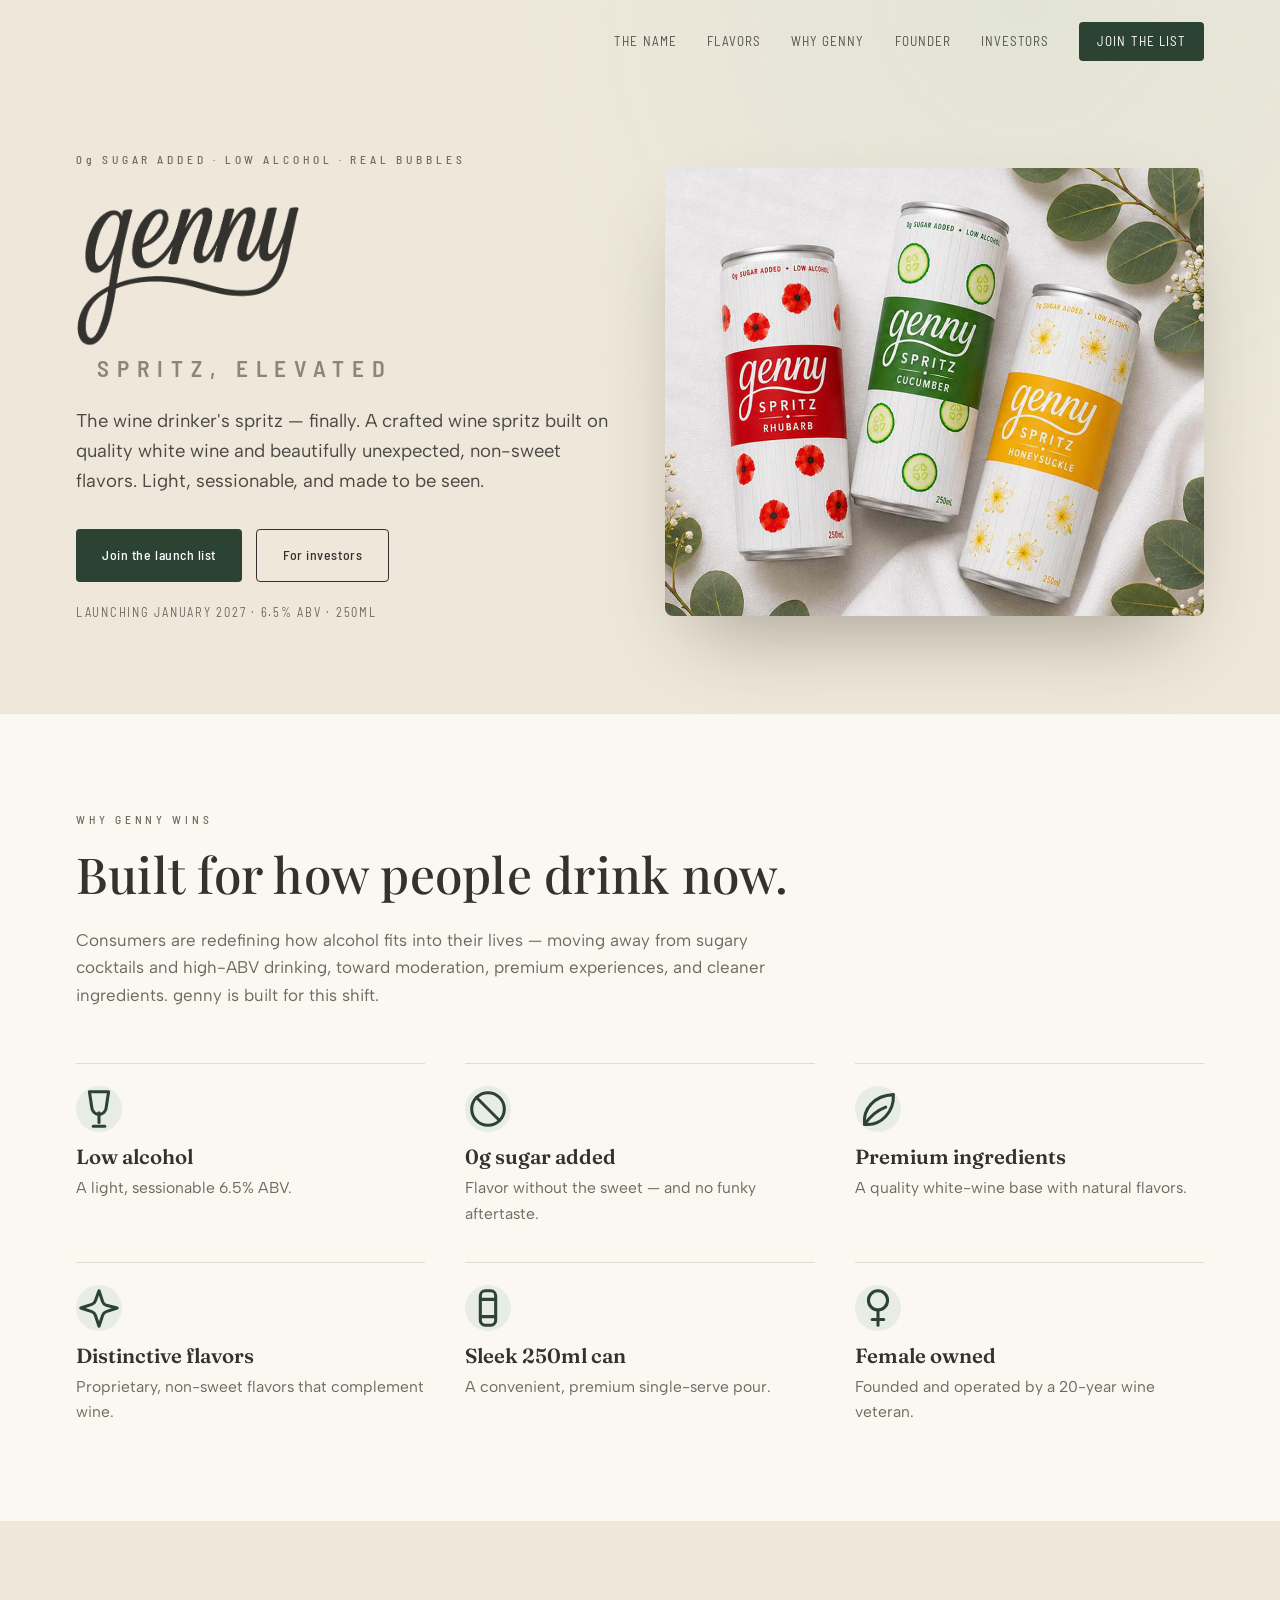
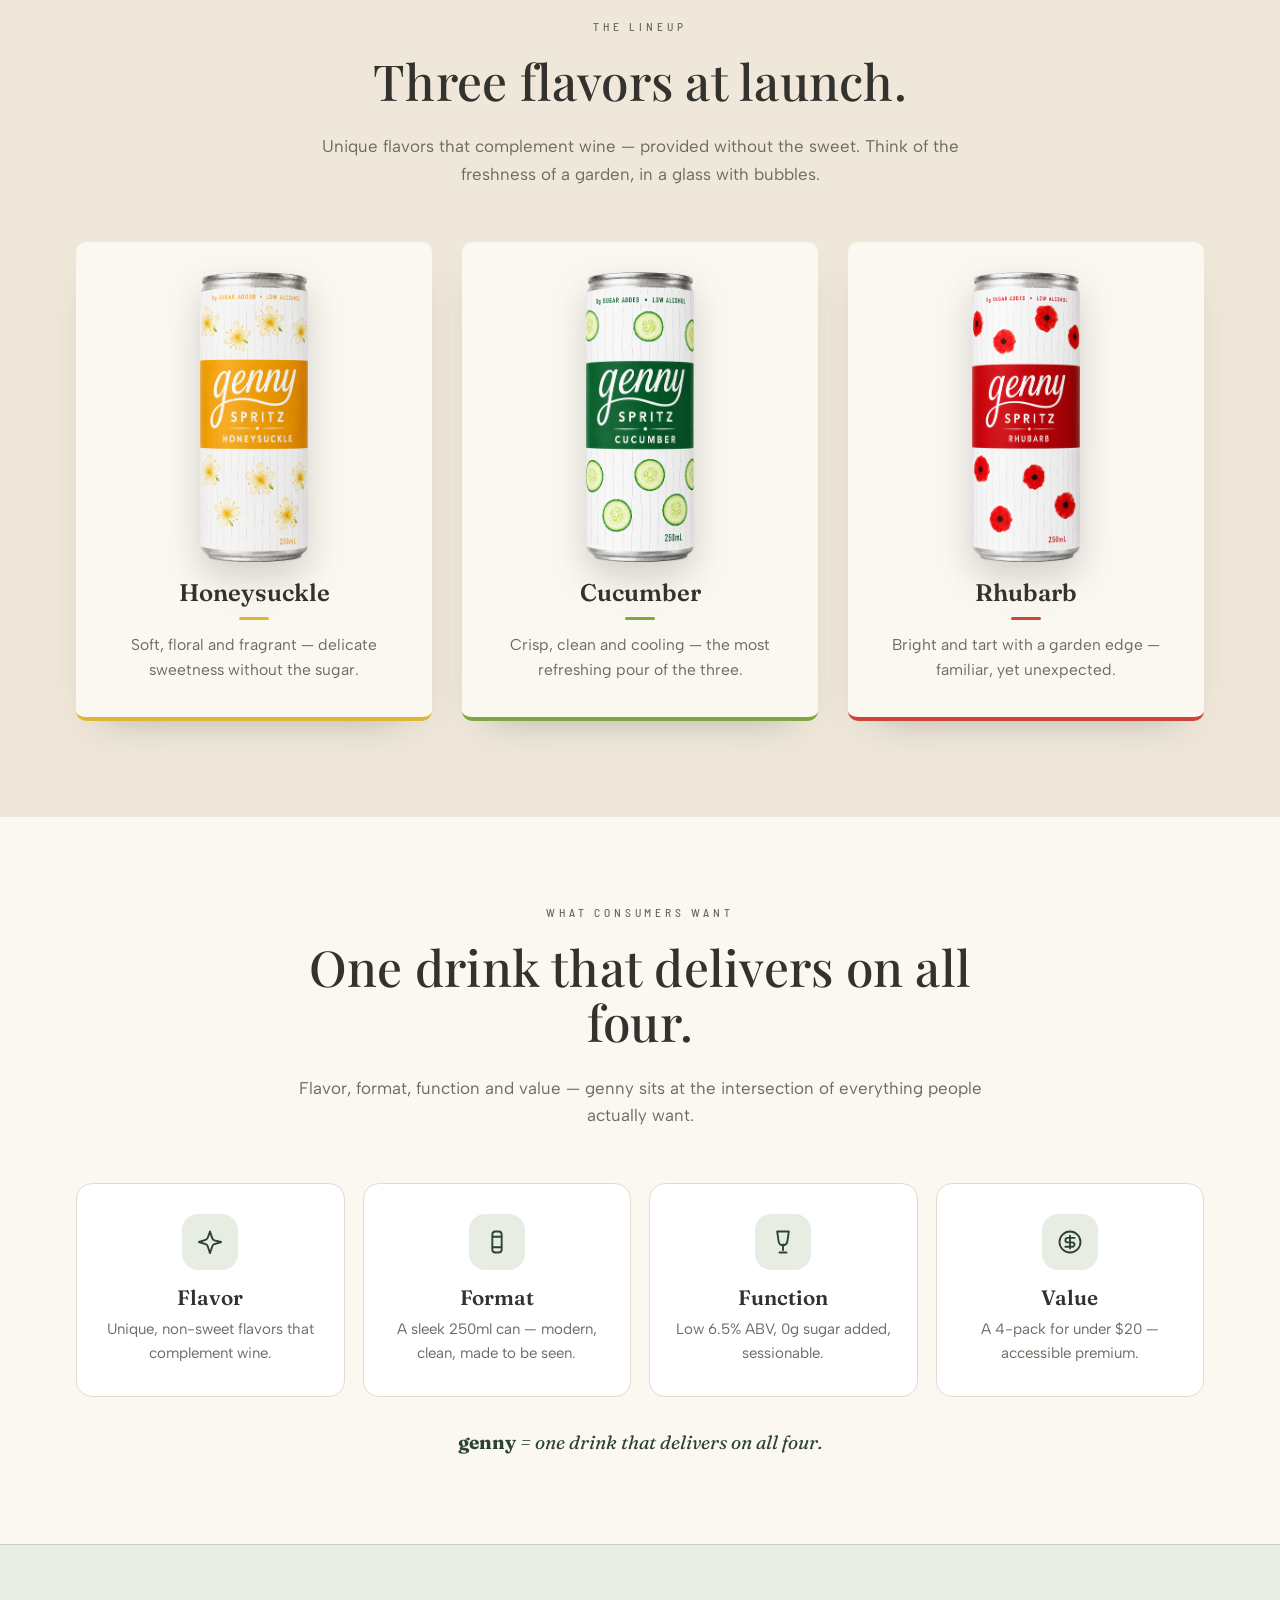
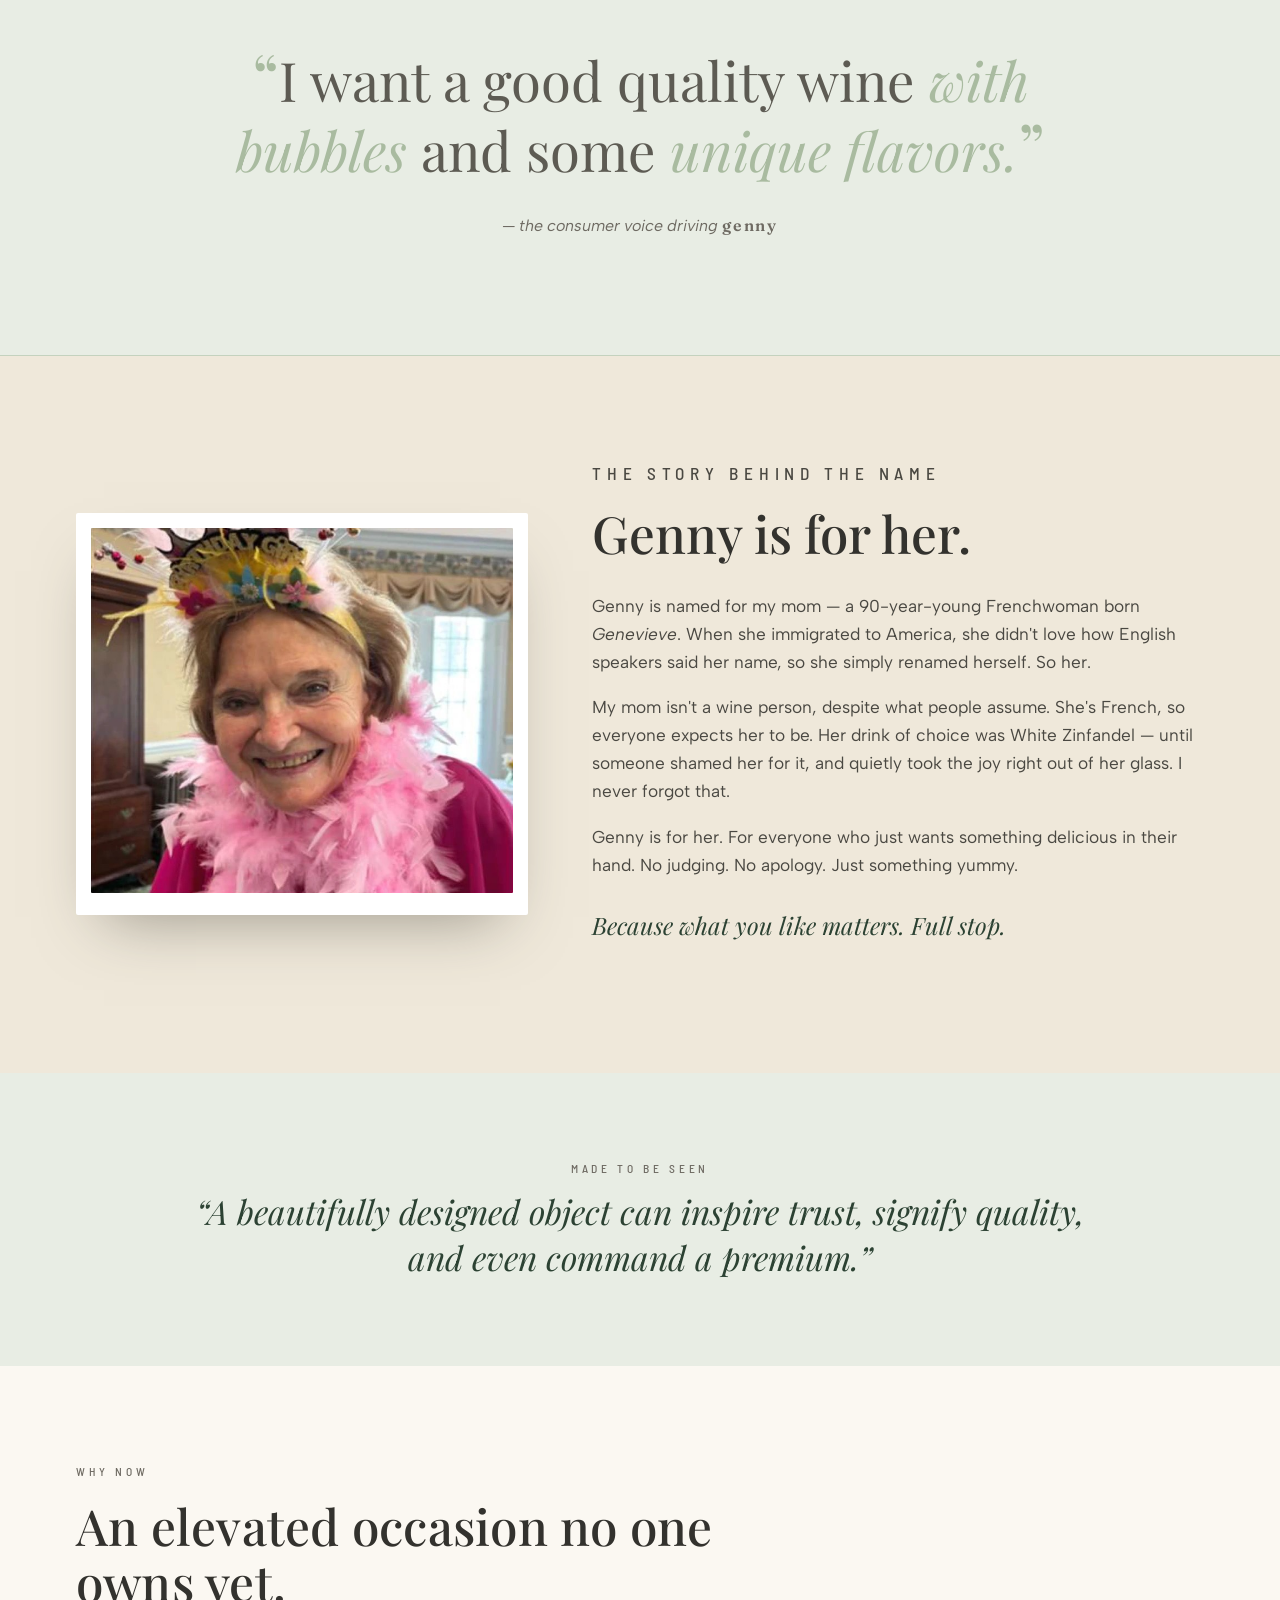
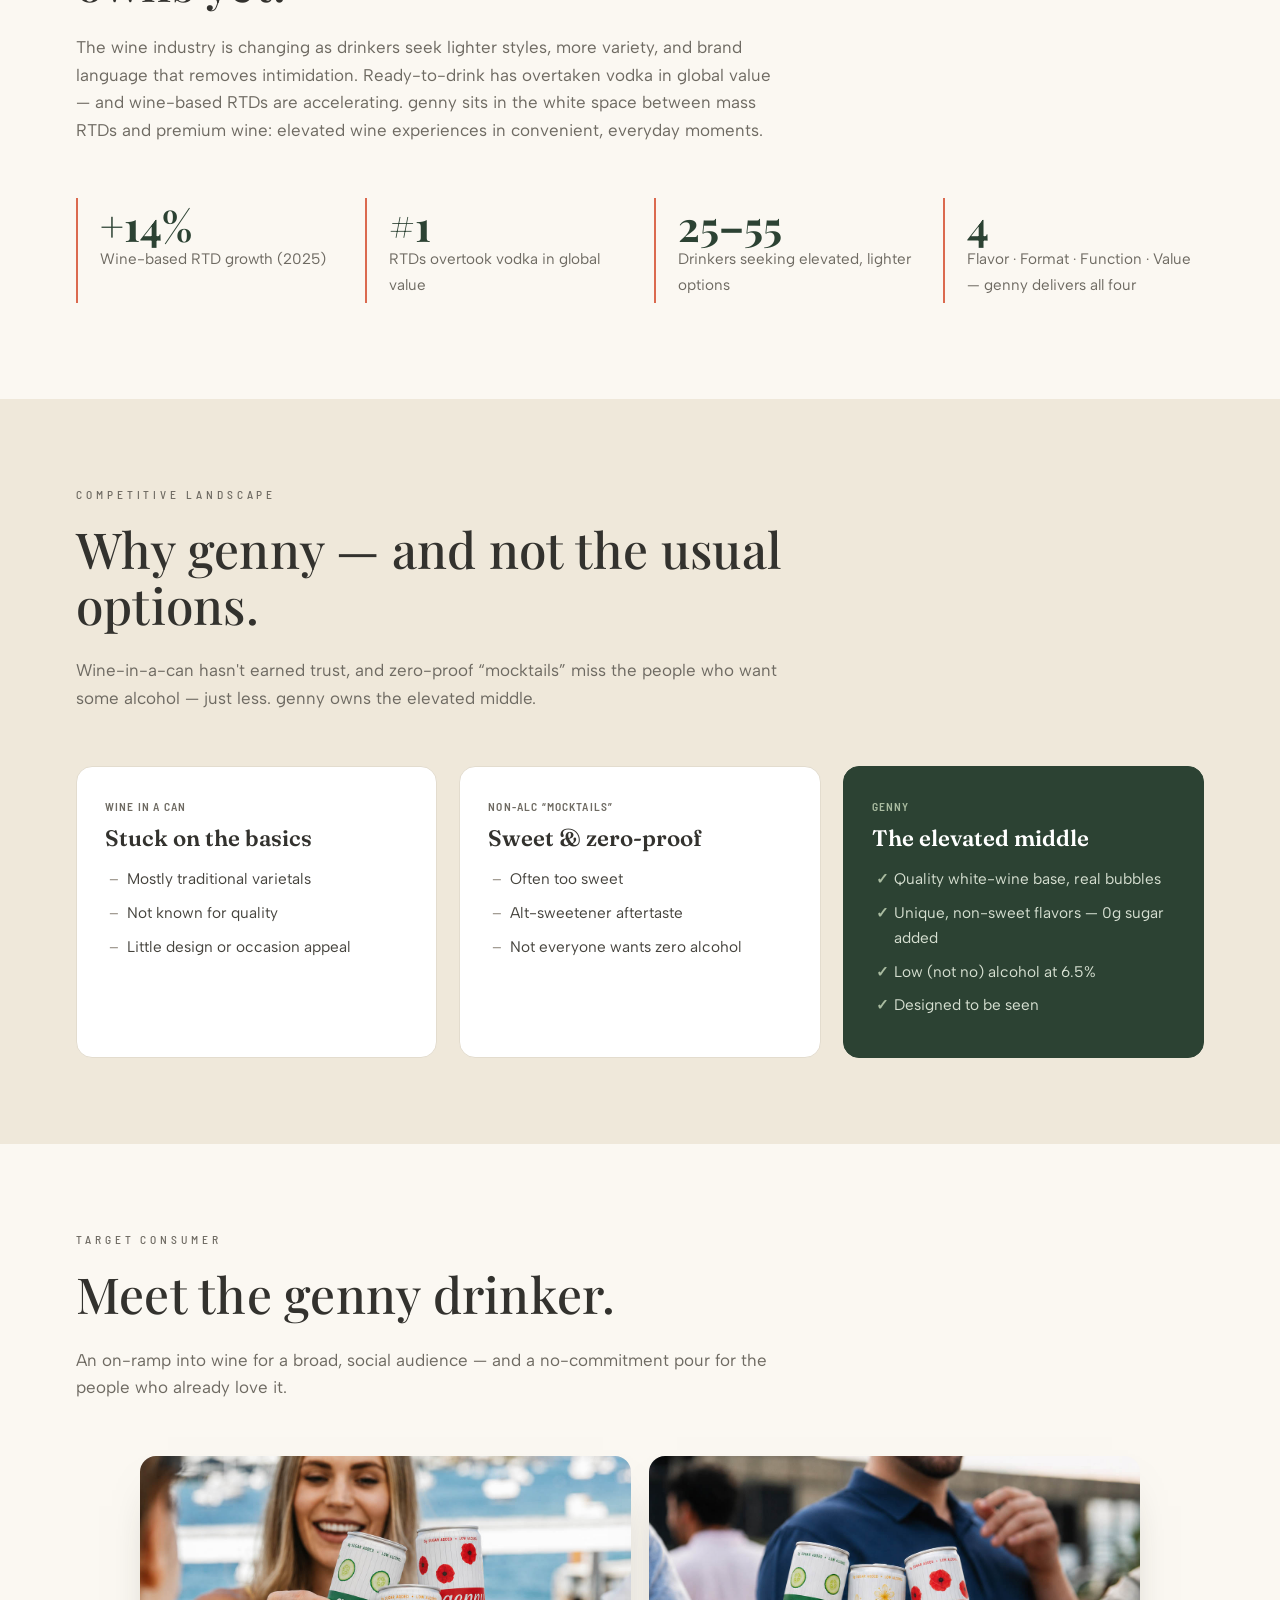
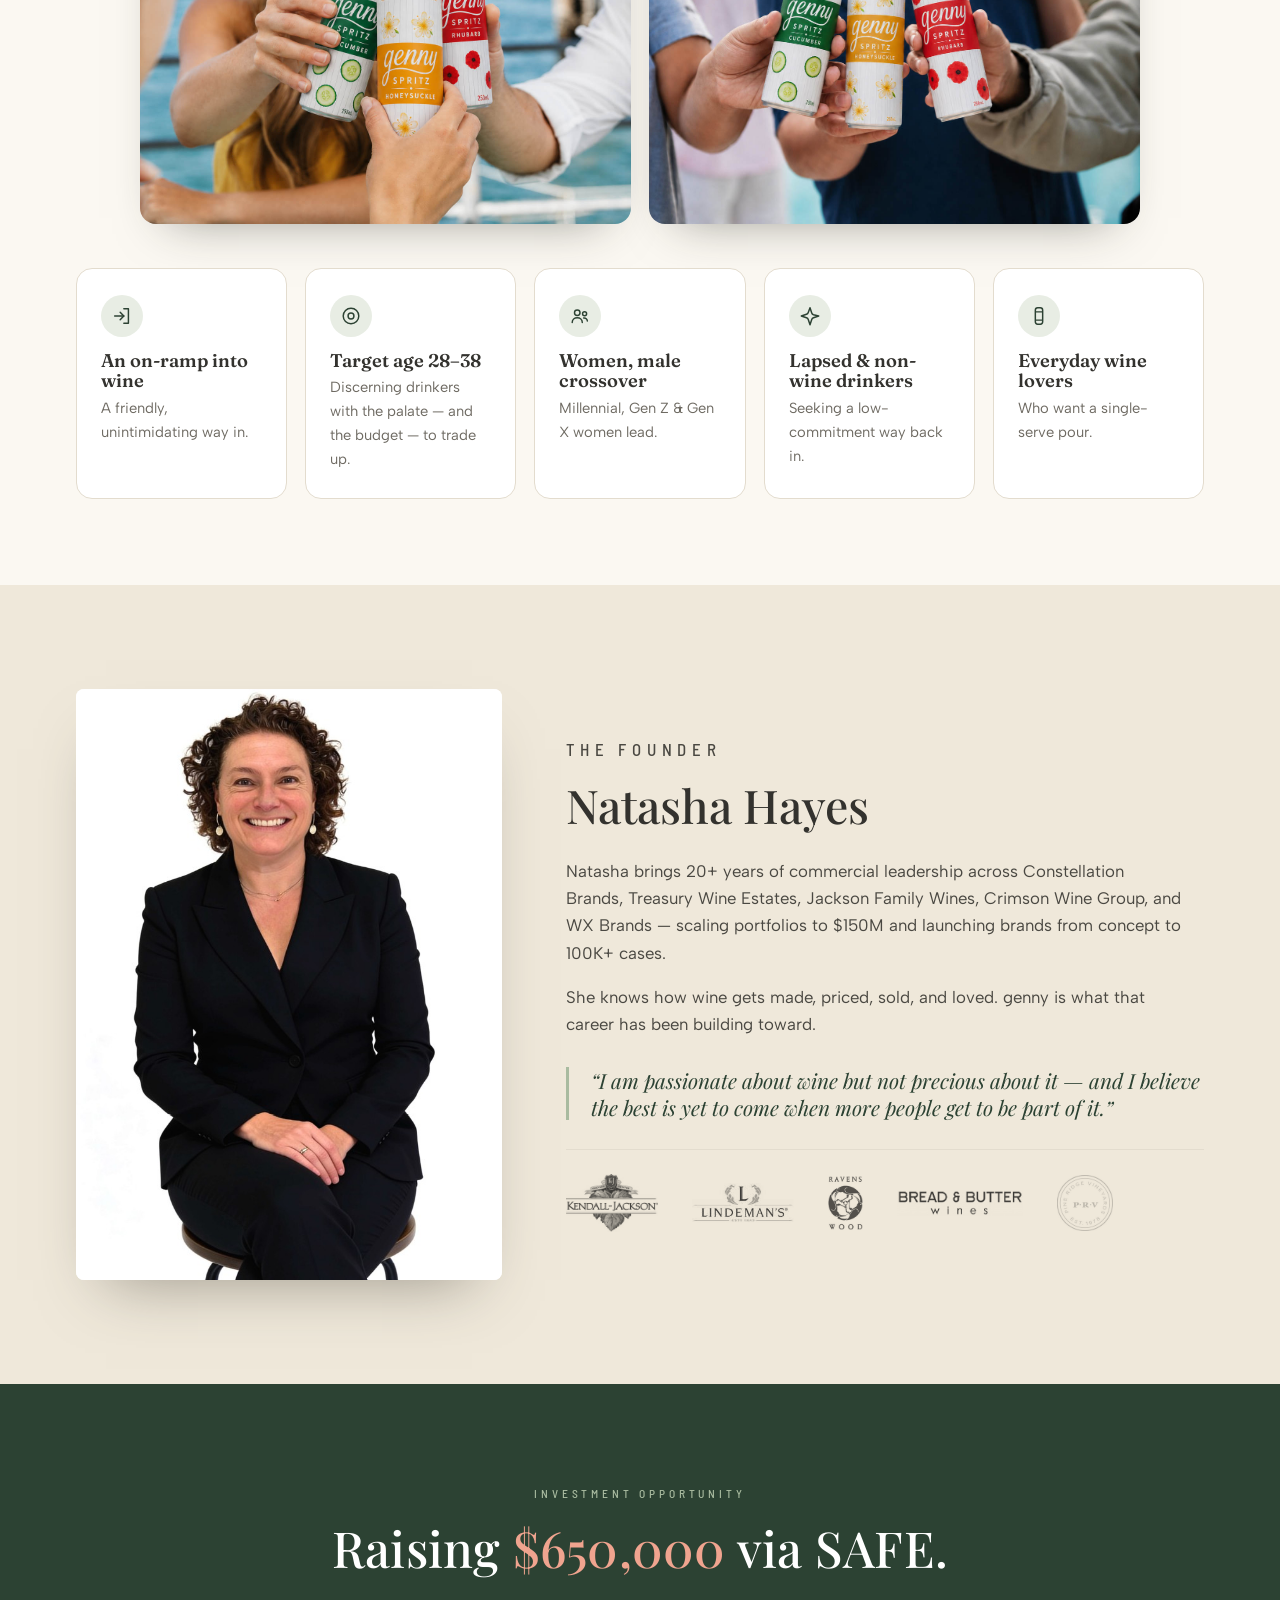
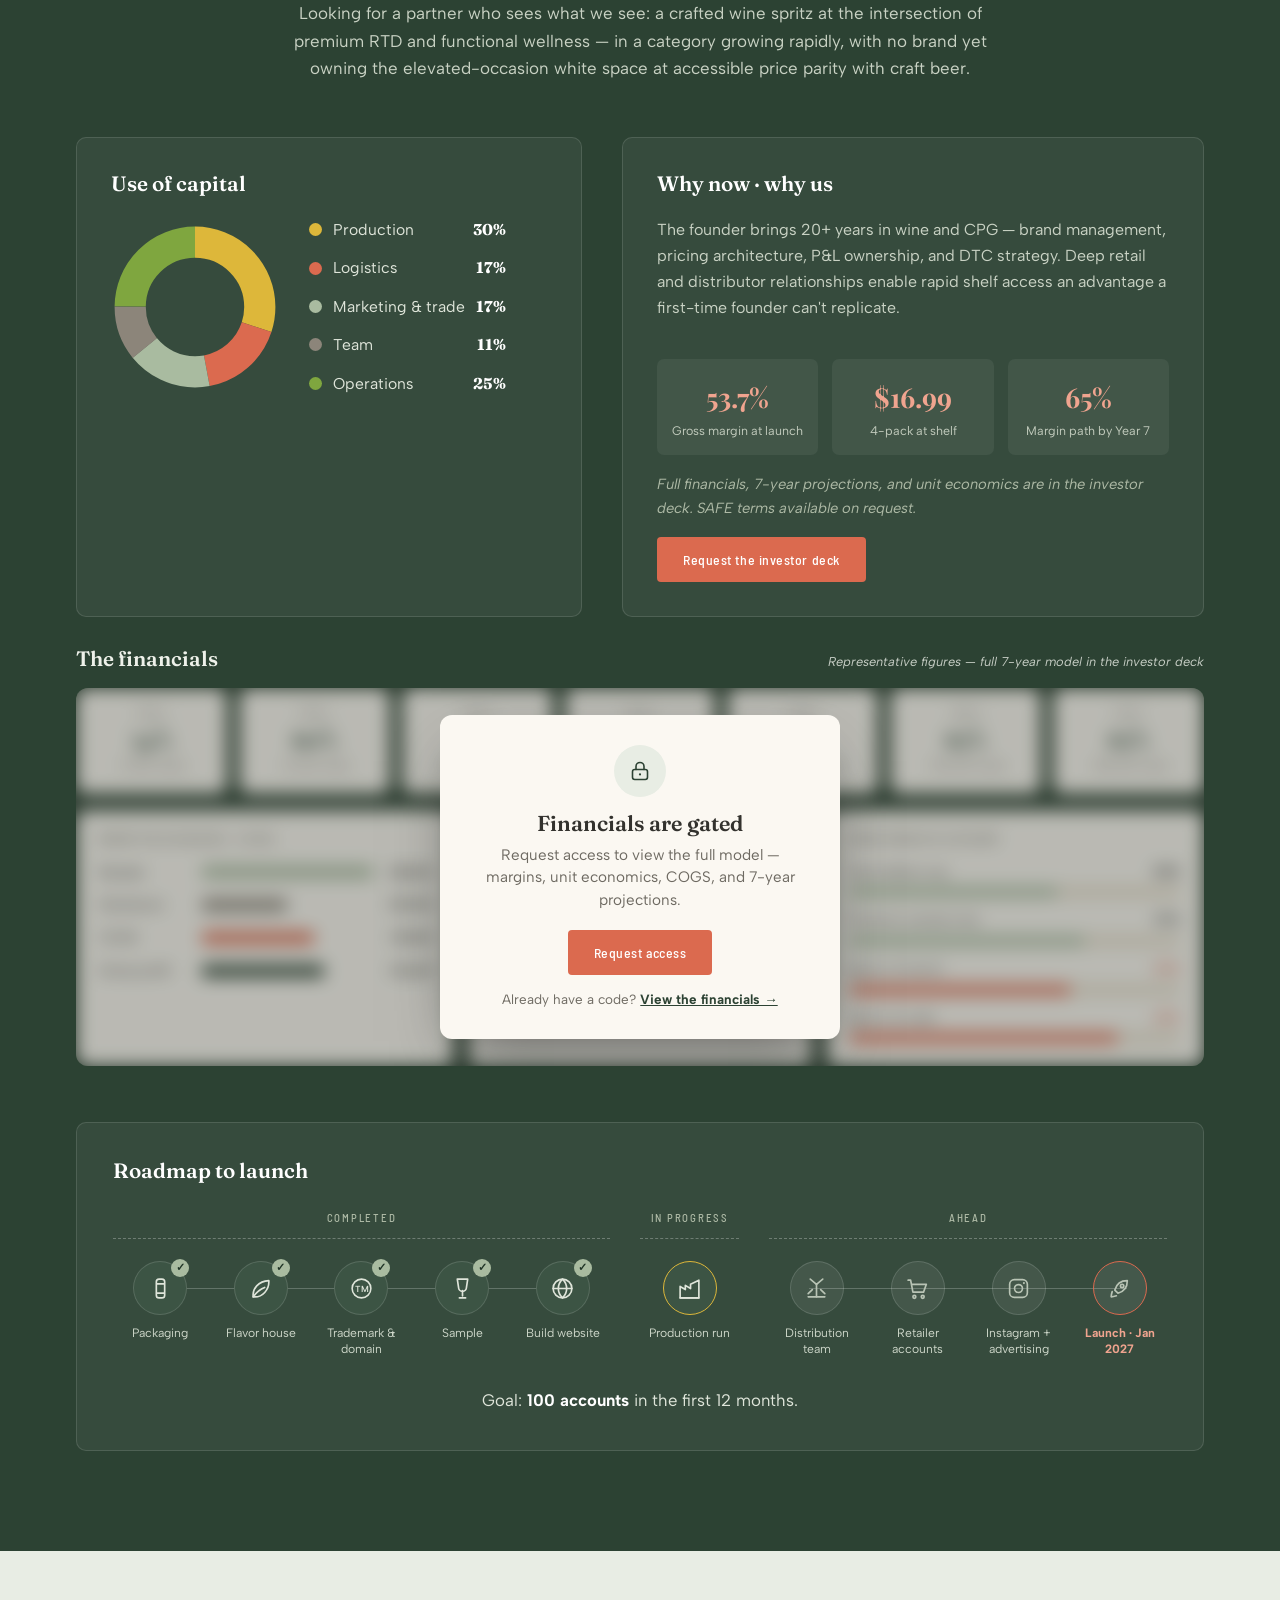
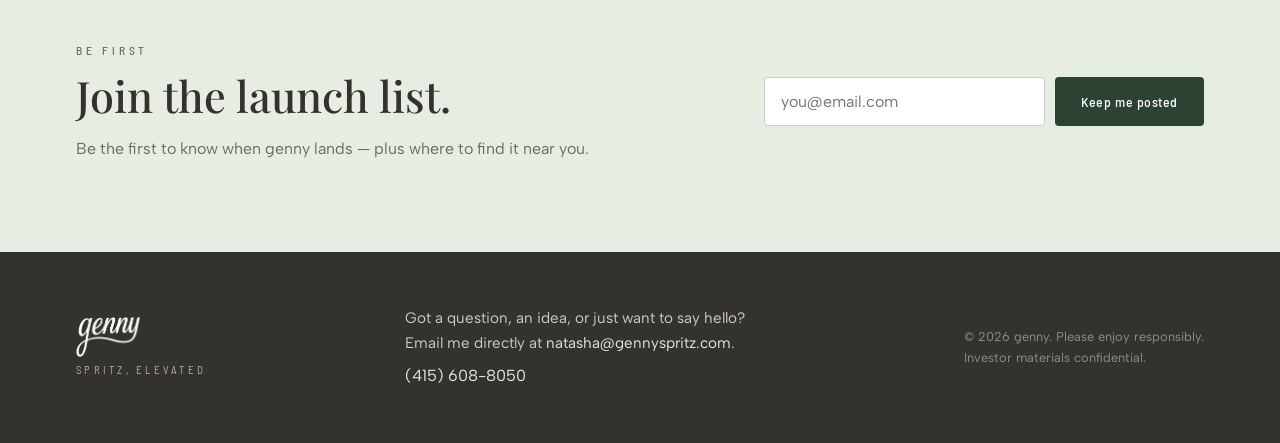
<file: index.html>
<!DOCTYPE html>
<html lang="en">
<head>
<meta charset="UTF-8" />
<meta name="viewport" content="width=device-width, initial-scale=1.0" />
<meta name="robots" content="noindex, nofollow" />
<title>genny · Spritz, Elevated</title>
<meta name="description" content="genny is the wine drinker's spritz — a crafted, low-alcohol wine spritz with real bubbles, 0g sugar added, and beautifully unexpected flavors. Launching January 2027." />
<link rel="icon" href="data:image/svg+xml,%3Csvg xmlns='http://www.w3.org/2000/svg' viewBox='0 0 32 32'%3E%3Crect width='32' height='32' rx='6' fill='%238C857A'/%3E%3Ctext x='16' y='23' font-family='Georgia,serif' font-size='20' fill='white' text-anchor='middle'%3Eg%3C/text%3E%3C/svg%3E" />
<link rel="preconnect" href="https://fonts.googleapis.com" />
<link rel="preconnect" href="https://fonts.gstatic.com" crossorigin />
<link href="https://fonts.googleapis.com/css2?family=Fraunces:ital,opsz,wght@0,9..144,400;0,9..144,500;0,9..144,600;0,9..144,700;1,9..144,400;1,9..144,500&family=Playfair+Display:ital,wght@0,400;0,500;0,600;0,700;1,400;1,500&family=Jost:wght@300;400;500;600&family=Lato:ital,wght@0,300;0,400;0,700;1,400&family=Albert+Sans:ital,wght@0,300;0,400;0,500;0,700;1,300;1,400&family=Barlow+Semi+Condensed:wght@400;500;600;700&display=swap" rel="stylesheet" />
<link rel="stylesheet" href="assets/brand.css" />
<link rel="stylesheet" href="assets/site.css" />
</head>
<body>

<!-- ============ HEADER ============ -->
<header class="site-header" data-header data-hero-logo>
  <div class="container header-inner">
    <a href="#top" class="brand wordmark">genny</a>
    <button class="nav-toggle" data-nav-toggle aria-label="Menu" aria-expanded="false">
      <span></span><span></span><span></span>
    </button>
    <nav class="nav" data-nav aria-label="Primary">
      <a href="#story">The Name</a>
      <a href="#flavors">Flavors</a>
      <a href="#why">Why genny</a>
      <a href="#founder">Founder</a>
      <a href="#invest">Investors</a>
      <a href="#list" class="nav-cta">Join the list</a>
      <div class="nav-m">
        <a href="#top" class="nav-toplink">Home / Top</a>
        <span class="nav-cat">The drink</span>
        <a href="#why" class="nav-sub">Why genny wins</a>
        <a href="#flavors" class="nav-sub">Flavors</a>
        <a href="#intersection" class="nav-sub">One drink, all four</a>
        <span class="nav-cat">Our story</span>
        <a href="#story" class="nav-sub">Behind the name</a>
        <a href="#aesthetic" class="nav-sub">Made to be seen</a>
        <span class="nav-cat">Why now</span>
        <a href="#market" class="nav-sub">The market</a>
        <a href="#competition" class="nav-sub">Competitive landscape</a>
        <a href="#drinker" class="nav-sub">Meet the genny drinker</a>
        <a href="#founder" class="nav-toplink">Founder Bio</a>
        <a href="#invest" class="nav-toplink">Investment opportunity</a>
        <a href="#list" class="nav-m-cta">Join the launch list</a>
      </div>
    </nav>
  </div>
</header>

<main id="top">

  <!-- ============ HERO ============ -->
  <section class="hero">
    <div class="hero-grid container">
      <div class="hero-copy">
        <p class="eyebrow hero-eyebrow reveal"><span style="text-transform:none">0g</span> sugar added · Low alcohol · Real bubbles</p>
        <div class="hero-lockup reveal">
          <h1 class="hero-word wordmark">genny</h1>
          <p class="hero-tag">Spritz, Elevated</p>
        </div>
        <div class="hero-detail reveal">
          <p class="hero-lede">The wine drinker's spritz — finally. A crafted wine spritz built on
            quality white wine and beautifully unexpected, non-sweet flavors. Light, sessionable,
            and made to be seen.</p>
          <div class="hero-cta">
            <a href="#list" class="btn btn-primary">Join the launch list</a>
            <a href="#invest" class="btn btn-ghost" data-open-deck>For investors</a>
          </div>
          <p class="hero-foot">Launching January 2027 · 6.5% ABV · 250ml</p>
        </div>
      </div>
      <figure class="hero-figure reveal" data-delay="1">
        <img src="assets/lifestyle-trio.jpg" alt="Three cans of genny spritz — honeysuckle, cucumber and rhubarb — resting on linen with eucalyptus and baby's breath." />
      </figure>
    </div>
  </section>

  <!-- ============ WHY GENNY WINS ============ -->
  <section class="why" id="why">
    <div class="container">
      <header class="sec-head reveal">
        <p class="eyebrow">Why genny wins</p>
        <h2>Built for how people drink now.</h2>
        <p class="sec-sub">Consumers are redefining how alcohol fits into their lives — moving away from
          sugary cocktails and high-ABV drinking, toward moderation, premium experiences, and cleaner
          ingredients. genny is built for this shift.</p>
      </header>
      <ul class="prop-grid">
        <li class="prop reveal">
          <span class="prop-ico"><svg viewBox="0 0 24 24" fill="none" stroke="currentColor" stroke-width="1.6" stroke-linecap="round" stroke-linejoin="round"><path d="M7 3h10l-1.2 8a3.8 3.8 0 0 1-7.6 0L7 3z"/><path d="M12 14v5"/><path d="M9 21h6"/></svg></span>
          <h3>Low alcohol</h3><p>A light, sessionable 6.5% ABV.</p>
        </li>
        <li class="prop reveal" data-delay="1">
          <span class="prop-ico"><svg viewBox="0 0 24 24" fill="none" stroke="currentColor" stroke-width="1.6" stroke-linecap="round" stroke-linejoin="round"><circle cx="12" cy="12" r="8.5"/><line x1="6" y1="6" x2="18" y2="18"/></svg></span>
          <h3>0g sugar added</h3><p>Flavor without the sweet — and no funky aftertaste.</p>
        </li>
        <li class="prop reveal" data-delay="2">
          <span class="prop-ico"><svg viewBox="0 0 24 24" fill="none" stroke="currentColor" stroke-width="1.6" stroke-linecap="round" stroke-linejoin="round"><path d="M5 20c-1-8 5-15 15-15.5C20.5 13 14 21 5 20z"/><path d="M5 20c3.5-5 7-7.5 11-9"/></svg></span>
          <h3>Premium ingredients</h3><p>A quality white-wine base with natural flavors.</p>
        </li>
        <li class="prop reveal">
          <span class="prop-ico"><svg viewBox="0 0 24 24" fill="none" stroke="currentColor" stroke-width="1.6" stroke-linecap="round" stroke-linejoin="round"><path d="M12 3l1.9 5.7a3 3 0 0 0 1.9 1.9L21.5 12l-5.7 1.9a3 3 0 0 0-1.9 1.9L12 21.5l-1.9-5.7a3 3 0 0 0-1.9-1.9L2.5 12l5.7-1.9a3 3 0 0 0 1.9-1.9z"/></svg></span>
          <h3>Distinctive flavors</h3><p>Proprietary, non-sweet flavors that complement wine.</p>
        </li>
        <li class="prop reveal" data-delay="1">
          <span class="prop-ico"><svg viewBox="0 0 24 24" fill="none" stroke="currentColor" stroke-width="1.6" stroke-linecap="round" stroke-linejoin="round"><rect x="8" y="3" width="8" height="18" rx="2.6"/><path d="M8.4 7.5h7.2"/><path d="M8.4 16.5h7.2"/></svg></span>
          <h3>Sleek 250ml can</h3><p>A convenient, premium single-serve pour.</p>
        </li>
        <li class="prop reveal" data-delay="2">
          <span class="prop-ico"><svg viewBox="0 0 24 24" fill="none" stroke="currentColor" stroke-width="1.6" stroke-linecap="round" stroke-linejoin="round"><circle cx="12" cy="8" r="5"/><path d="M12 13v8"/><path d="M9 18h6"/></svg></span>
          <h3>Female owned</h3><p>Founded and operated by a 20-year wine veteran.</p>
        </li>
      </ul>
    </div>
  </section>

  <!-- ============ FLAVORS ============ -->
  <section class="flavors" id="flavors">
    <div class="container">
      <header class="sec-head center reveal">
        <p class="eyebrow">The lineup</p>
        <h2>Three flavors at launch.</h2>
        <p class="sec-sub">Unique flavors that complement wine — provided without the sweet. Think of the
          freshness of a garden, in a glass with bubbles.</p>
      </header>
      <div class="flavor-row">
        <article class="flavor reveal" style="--accent:var(--honeysuckle)">
          <div class="flavor-can"><img src="assets/can-honeysuckle.png" alt="genny honeysuckle spritz can" /></div>
          <h3>Honeysuckle</h3>
          <p>Soft, floral and fragrant — delicate sweetness without the sugar.</p>
        </article>
        <article class="flavor reveal" data-delay="1" style="--accent:var(--cucumber)">
          <div class="flavor-can"><img src="assets/can-cucumber.png" alt="genny cucumber spritz can" /></div>
          <h3>Cucumber</h3>
          <p>Crisp, clean and cooling — the most refreshing pour of the three.</p>
        </article>
        <article class="flavor reveal" data-delay="2" style="--accent:var(--rhubarb)">
          <div class="flavor-can"><img src="assets/can-rhubarb.png" alt="genny rhubarb spritz can" /></div>
          <h3>Rhubarb</h3>
          <p>Bright and tart with a garden edge — familiar, yet unexpected.</p>
        </article>
      </div>
    </div>
  </section>

  <!-- ============ THE INTERSECTION ============ -->
  <section class="cm cm-bg-cream" id="intersection">
    <div class="container">
      <header class="sec-head center reveal">
        <p class="eyebrow">What consumers want</p>
        <h2>One drink that delivers on all four.</h2>
        <p class="sec-sub">Flavor, format, function and value — genny sits at the intersection of
          everything people actually want.</p>
      </header>
      <div class="cm-quad reveal">
        <div class="cm-q"><span class="cm-q-ico"><svg viewBox="0 0 24 24" fill="none" stroke="currentColor" stroke-width="1.6" stroke-linecap="round" stroke-linejoin="round"><path d="M12 3l1.9 5.7a3 3 0 0 0 1.9 1.9L21.5 12l-5.7 1.9a3 3 0 0 0-1.9 1.9L12 21.5l-1.9-5.7a3 3 0 0 0-1.9-1.9L2.5 12l5.7-1.9a3 3 0 0 0 1.9-1.9z"/></svg></span><h3>Flavor</h3><p>Unique, non-sweet flavors that complement wine.</p></div>
        <div class="cm-q"><span class="cm-q-ico"><svg viewBox="0 0 24 24" fill="none" stroke="currentColor" stroke-width="1.6" stroke-linecap="round" stroke-linejoin="round"><rect x="8" y="3" width="8" height="18" rx="2.6"/><path d="M8.4 7.5h7.2"/><path d="M8.4 16.5h7.2"/></svg></span><h3>Format</h3><p>A sleek 250ml can — modern, clean, made to be seen.</p></div>
        <div class="cm-q"><span class="cm-q-ico"><svg viewBox="0 0 24 24" fill="none" stroke="currentColor" stroke-width="1.6" stroke-linecap="round" stroke-linejoin="round"><path d="M7 3h10l-1.2 8a3.8 3.8 0 0 1-7.6 0L7 3z"/><path d="M12 14v5"/><path d="M9 21h6"/></svg></span><h3>Function</h3><p>Low 6.5% ABV, 0g sugar added, sessionable.</p></div>
        <div class="cm-q"><span class="cm-q-ico"><svg viewBox="0 0 24 24" fill="none" stroke="currentColor" stroke-width="1.6" stroke-linecap="round" stroke-linejoin="round"><circle cx="12" cy="12" r="9"/><path d="M12 6.5v11M16 8.5h-6a1.9 1.9 0 1 0 0 3.8h4a1.9 1.9 0 1 1 0 3.8H8"/></svg></span><h3>Value</h3><p>A 4-pack for under $20 — accessible premium.</p></div>
      </div>
      <p class="cm-quad-total reveal"><b>genny</b> = one drink that delivers on all four.</p>
    </div>
  </section>

  <!-- ============ PULL QUOTE ============ -->
  <section class="pullquote">
    <div class="container reveal">
      <blockquote>
        <span class="q">“</span>I want a good quality wine <em>with bubbles</em> and some <em>unique flavors.</em><span class="q">”</span>
      </blockquote>
      <p class="pq-attr">— the consumer voice driving <span class="wordmark">genny</span></p>
    </div>
  </section>

  <!-- ============ STORY BEHIND THE NAME ============ -->
  <section class="story" id="story">
    <div class="container story-grid">
      <figure class="story-figure reveal">
        <img src="assets/og-genny.jpg" alt="The original Genny — Natasha's mother — wearing a pink feather boa and party hat." />
      </figure>
      <div class="story-copy reveal" data-delay="1">
        <p class="eyebrow">The story behind the name</p>
        <h2>Genny is for her.</h2>
        <p>Genny is named for my mom — a 90-year-young Frenchwoman born <em>Genevieve</em>. When she
          immigrated to America, she didn't love how English speakers said her name, so she simply
          renamed herself. So her.</p>
        <p>My mom isn't a wine person, despite what people assume. She's French, so everyone expects
          her to be. Her drink of choice was White Zinfandel — until someone shamed her for it, and
          quietly took the joy right out of her glass. I never forgot that.</p>
        <p>Genny is for her. For everyone who just wants something delicious in their hand. No judging.
          No apology. Just something yummy.</p>
        <p class="story-kicker">Because what you like matters. Full stop.</p>
      </div>
    </div>
  </section>

  <!-- ============ AESTHETIC ============ -->
  <section class="cm cm-bg-sage" id="aesthetic">
    <div class="container reveal">
      <div class="cm-aesthetic">
        <p class="eyebrow">Made to be seen</p>
        <blockquote>“A beautifully designed object can inspire trust, signify quality, and even command a premium.”</blockquote>
      </div>
    </div>
  </section>

  <!-- ============ WHY NOW / MARKET ============ -->
  <section class="market" id="market">
    <div class="container">
      <header class="sec-head reveal">
        <p class="eyebrow">Why now</p>
        <h2>An elevated occasion no one owns yet.</h2>
        <p class="sec-sub">The wine industry is changing as drinkers seek lighter styles, more variety,
          and brand language that removes intimidation. Ready-to-drink has overtaken vodka in global
          value — and wine-based RTDs are accelerating. genny sits in the white space between mass RTDs
          and premium wine: elevated wine experiences in convenient, everyday moments.</p>
      </header>
      <div class="market-stats">
        <div class="mstat reveal"><strong>+14%</strong><span>Wine-based RTD growth (2025)</span></div>
        <div class="mstat reveal" data-delay="1"><strong>#1</strong><span>RTDs overtook vodka in global value</span></div>
        <div class="mstat reveal" data-delay="2"><strong>25–55</strong><span>Drinkers seeking elevated, lighter options</span></div>
        <div class="mstat reveal" data-delay="3"><strong>4</strong><span>Flavor · Format · Function · Value — genny delivers all four</span></div>
      </div>
    </div>
  </section>

  <!-- ============ COMPETITIVE LANDSCAPE ============ -->
  <section class="cm cm-bg-linen" id="competition">
    <div class="container">
      <header class="sec-head reveal">
        <p class="eyebrow">Competitive landscape</p>
        <h2>Why genny — and not the usual options.</h2>
        <p class="sec-sub">Wine-in-a-can hasn't earned trust, and zero-proof “mocktails” miss the people
          who want some alcohol — just less. genny owns the elevated middle.</p>
      </header>
      <div class="cm-compare reveal">
        <div class="cm-col"><p class="cm-col-label">Wine in a can</p><h3>Stuck on the basics</h3>
          <ul><li>Mostly traditional varietals</li><li>Not known for quality</li><li>Little design or occasion appeal</li></ul></div>
        <div class="cm-col"><p class="cm-col-label">Non-alc “mocktails”</p><h3>Sweet &amp; zero-proof</h3>
          <ul><li>Often too sweet</li><li>Alt-sweetener aftertaste</li><li>Not everyone wants zero alcohol</li></ul></div>
        <div class="cm-col win"><p class="cm-col-label">genny</p><h3>The elevated middle</h3>
          <ul><li>Quality white-wine base, real bubbles</li><li>Unique, non-sweet flavors — 0g sugar added</li><li>Low (not no) alcohol at 6.5%</li><li>Designed to be seen</li></ul></div>
      </div>
    </div>
  </section>

  <!-- ============ TARGET CONSUMER ============ -->
  <section class="cm cm-bg-cream" id="drinker">
    <div class="container">
      <header class="sec-head reveal">
        <p class="eyebrow">Target consumer</p>
        <h2>Meet the genny drinker.</h2>
        <p class="sec-sub">An on-ramp into wine for a broad, social audience — and a no-commitment pour
          for the people who already love it.</p>
      </header>
      <div class="cm-lifestyle reveal">
        <figure><img src="assets/lifestyle-people-2.jpg" alt="Friends toasting cans of genny spritz on a boat by the marina" loading="lazy" /></figure>
        <figure><img src="assets/lifestyle-people.jpg" alt="Friends toasting cans of genny spritz outdoors on a summer day" loading="lazy" /></figure>
      </div>
      <div class="cm-drinker reveal">
        <div class="cm-pt"><span class="cm-pt-ico"><svg viewBox="0 0 24 24" fill="none" stroke="currentColor" stroke-width="1.6" stroke-linecap="round" stroke-linejoin="round"><path d="M14 4h5v16h-5"/><path d="M4 12h10"/><path d="M10 8l4 4-4 4"/></svg></span><h3>An on-ramp into wine</h3><p>A friendly, unintimidating way in.</p></div>
        <div class="cm-pt"><span class="cm-pt-ico"><svg viewBox="0 0 24 24" fill="none" stroke="currentColor" stroke-width="1.6"><circle cx="12" cy="12" r="8.5"/><circle cx="12" cy="12" r="3.2"/></svg></span><h3>Target age 28–38</h3><p>Discerning drinkers with the palate — and the budget — to trade up.</p></div>
        <div class="cm-pt"><span class="cm-pt-ico"><svg viewBox="0 0 24 24" fill="none" stroke="currentColor" stroke-width="1.6" stroke-linecap="round" stroke-linejoin="round"><circle cx="9" cy="8.5" r="3"/><path d="M3.5 19c0-3 2.5-5 5.5-5s5.5 2 5.5 5"/><circle cx="17" cy="9.5" r="2.2"/><path d="M16 14.2c2.2-.3 4 1.2 4 3.3"/></svg></span><h3>Women, male crossover</h3><p>Millennial, Gen Z &amp; Gen X women lead.</p></div>
        <div class="cm-pt"><span class="cm-pt-ico"><svg viewBox="0 0 24 24" fill="none" stroke="currentColor" stroke-width="1.6" stroke-linecap="round" stroke-linejoin="round"><path d="M12 3l1.9 5.7a3 3 0 0 0 1.9 1.9L21.5 12l-5.7 1.9a3 3 0 0 0-1.9 1.9L12 21.5l-1.9-5.7a3 3 0 0 0-1.9-1.9L2.5 12l5.7-1.9a3 3 0 0 0 1.9-1.9z"/></svg></span><h3>Lapsed &amp; non-wine drinkers</h3><p>Seeking a low-commitment way back in.</p></div>
        <div class="cm-pt"><span class="cm-pt-ico"><svg viewBox="0 0 24 24" fill="none" stroke="currentColor" stroke-width="1.6" stroke-linecap="round" stroke-linejoin="round"><rect x="8" y="3" width="8" height="18" rx="2.6"/><path d="M8.4 7.5h7.2"/><path d="M8.4 16.5h7.2"/></svg></span><h3>Everyday wine lovers</h3><p>Who want a single-serve pour.</p></div>
      </div>
    </div>
  </section>

  <!-- ============ FOUNDER ============ -->
  <section class="founder" id="founder">
    <div class="container founder-grid">
      <figure class="founder-figure reveal">
        <img src="assets/founder-natasha.jpg" alt="Natasha Hayes, founder of genny." />
      </figure>
      <div class="founder-copy reveal" data-delay="1">
        <p class="eyebrow">The founder</p>
        <h2>Natasha Hayes</h2>
        <p>Natasha brings 20+ years of commercial leadership across Constellation Brands, Treasury Wine
          Estates, Jackson Family Wines, Crimson Wine Group, and WX Brands — scaling portfolios to $150M
          and launching brands from concept to 100K+ cases.</p>
        <p>She knows how wine gets made, priced, sold, and loved. genny is what that career has been
          building toward.</p>
        <blockquote class="founder-quote">“I am passionate about wine but not precious about it — and I
          believe the best is yet to come when more people get to be part of it.”</blockquote>
        <ul class="brand-strip" aria-label="Brands the founder has helped build">
          <li class="bl-kendall"><img src="assets/brands/kendall-jackson.png" alt="Kendall-Jackson" width="224" height="140" loading="lazy" /></li>
          <li class="bl-lindemans"><img src="assets/brands/lindemans.png" alt="Lindeman's" width="177" height="70" loading="lazy" /></li>
          <li class="bl-ravenswood"><img src="assets/brands/ravenswood.png" alt="Ravenswood" width="98" height="150" loading="lazy" /></li>
          <li class="bl-bread"><img src="assets/brands/bread-and-butter.png" alt="Bread &amp; Butter" width="184" height="38" loading="lazy" /></li>
          <li class="bl-pineridge"><img src="assets/brands/pine-ridge.png" alt="Pine Ridge" width="150" height="150" loading="lazy" /></li>
        </ul>
      </div>
    </div>
  </section>

  <!-- ============ INVESTMENT ============ -->
  <section class="invest" id="invest">
    <div class="container">
      <header class="sec-head center reveal">
        <p class="eyebrow">Investment opportunity</p>
        <h2>Raising <span class="coral">$650,000</span> via SAFE.</h2>
        <p class="sec-sub">Looking for a partner who sees what we see: a crafted wine spritz at the
          intersection of premium RTD and functional wellness — in a category growing rapidly, with no
          brand yet owning the elevated-occasion white space at accessible price parity with craft beer.</p>
      </header>

      <div class="invest-grid">
        <div class="capital-card reveal" data-capital-card>
          <h3>Use of capital</h3>
          <div class="capital-flex">
            <svg class="donut" viewBox="-10 -10 140 140" role="img" aria-label="Use of capital: Production 30%, Logistics 17%, Marketing and trade 17%, Team 11%, Operations 25%.">
              <g transform="rotate(-90 60 60)" fill="none" stroke-width="26">
                <circle cx="60" cy="60" r="54" stroke="var(--honeysuckle)" stroke-dasharray="101.8 237.5" stroke-dashoffset="0"/>
                <circle cx="60" cy="60" r="54" stroke="var(--coral)"     stroke-dasharray="57.7 281.6"  stroke-dashoffset="-101.8"/>
                <circle cx="60" cy="60" r="54" stroke="var(--sage-deep)" stroke-dasharray="57.7 281.6"  stroke-dashoffset="-159.5"/>
                <circle cx="60" cy="60" r="54" stroke="var(--taupe)"     stroke-dasharray="37.3 302.0"  stroke-dashoffset="-217.1"/>
                <circle cx="60" cy="60" r="54" stroke="var(--cucumber)"  stroke-dasharray="84.8 254.5"  stroke-dashoffset="-254.5"/>
              </g>
            </svg>
            <ul class="capital-legend">
              <li><span class="dot" style="background:var(--honeysuckle)"></span>Production<b>30%</b></li>
              <li><span class="dot" style="background:var(--coral)"></span>Logistics<b>17%</b></li>
              <li><span class="dot" style="background:var(--sage-deep)"></span>Marketing &amp; trade<b>17%</b></li>
              <li><span class="dot" style="background:var(--taupe)"></span>Team<b>11%</b></li>
              <li><span class="dot" style="background:var(--cucumber)"></span>Operations<b>25%</b></li>
            </ul>
          </div>
        </div>

        <div class="invest-side reveal" data-delay="1">
          <div class="why-us">
            <h3>Why now · why us</h3>
            <p>The founder brings 20+ years in wine and CPG — brand management, pricing architecture, P&amp;L
              ownership, and DTC strategy. Deep retail and distributor relationships enable rapid shelf
              access an advantage a first-time founder can't replicate.</p>
          </div>
          <div class="teaser-row" data-teaser-row>
            <div class="teaser"><strong>53.7%</strong><span>Gross margin at launch</span></div>
            <div class="teaser"><strong>$16.99</strong><span>4-pack at shelf</span></div>
            <div class="teaser"><strong>65%</strong><span>Margin path by Year 7</span></div>
          </div>
          <p class="gated-line">Full financials, 7-year projections, and unit economics are in the investor deck. SAFE terms available on request.</p>
          <button class="btn btn-coral" data-open-deck>Request the investor deck</button>
        </div>
      </div>

      <!-- gated financials -->
      <div class="financials reveal" data-financials>
        <div class="fin-head">
          <h3>The financials</h3>
          <span class="fin-illustrative">Representative figures — full 7-year model in the investor deck</span>
        </div>
        <div class="fin-locked-wrap">
          <div class="fin-content">
            <div class="fin-years">
              <div class="fin-year"><span>Year 1</span><strong>54%</strong><em>~3,000 cases</em></div>
              <div class="fin-year"><span>Year 2</span><strong>60%</strong><em>~12,000 cases</em></div>
              <div class="fin-year"><span>Year 3</span><strong>61%</strong><em>~30,000 cases</em></div>
              <div class="fin-year"><span>Year 4</span><strong>64%</strong><em>~75,000 cases</em></div>
              <div class="fin-year"><span>Year 5</span><strong>65%</strong><em>~120,000 cases</em></div>
              <div class="fin-year"><span>Year 6</span><strong>65%</strong><em>~150,000 cases</em></div>
              <div class="fin-year"><span>Year 7</span><strong>65%</strong><em>~185,000 cases</em></div>
            </div>
            <div class="fin-grid3">
              <div class="fin-mini">
                <h4>Where the $16.99 goes · 4-pack</h4>
                <ul class="wf">
                  <li><span>Retailer</span><span class="wf-bar" style="width:100%;background:var(--sage-deep)"></span><b>~$6.00</b></li>
                  <li><span>Distributor</span><span class="wf-bar" style="width:50%;background:var(--taupe)"></span><b>~$3.00</b></li>
                  <li><span>COGS</span><span class="wf-bar" style="width:65%;background:var(--coral)"></span><b>~$3.85</b></li>
                  <li><span>Gross profit</span><span class="wf-bar" style="width:71%;background:var(--forest)"></span><b>~$4.20</b></li>
                </ul>
              </div>
              <div class="fin-mini">
                <h4>COGS breakdown · Year 1</h4>
                <div class="fin-donut">
                  <svg viewBox="-4 -4 128 128" role="img" aria-label="COGS breakdown: production 38%, can and sleeve 29%, other 15%, flavor 10%, bulk wine 8%">
                    <g transform="rotate(-90 60 60)" fill="none" stroke-width="22">
                      <circle cx="60" cy="60" r="50" stroke="var(--forest)" stroke-dasharray="119.4 194.8" stroke-dashoffset="0"/>
                      <circle cx="60" cy="60" r="50" stroke="var(--sage-deep)" stroke-dasharray="91.1 223.1" stroke-dashoffset="-119.4"/>
                      <circle cx="60" cy="60" r="50" stroke="var(--taupe)" stroke-dasharray="47.1 267.0" stroke-dashoffset="-210.5"/>
                      <circle cx="60" cy="60" r="50" stroke="var(--honeysuckle)" stroke-dasharray="31.4 282.7" stroke-dashoffset="-257.6"/>
                      <circle cx="60" cy="60" r="50" stroke="var(--coral)" stroke-dasharray="25.1 289.0" stroke-dashoffset="-289.0"/>
                    </g>
                  </svg>
                  <ul>
                    <li><span class="dot" style="background:var(--forest)"></span>Production<b>38%</b></li>
                    <li><span class="dot" style="background:var(--sage-deep)"></span>Can + sleeve<b>29%</b></li>
                    <li><span class="dot" style="background:var(--taupe)"></span>Other<b>15%</b></li>
                    <li><span class="dot" style="background:var(--honeysuckle)"></span>Flavor<b>10%</b></li>
                    <li><span class="dot" style="background:var(--coral)"></span>Bulk wine<b>8%</b></li>
                  </ul>
                </div>
              </div>
              <div class="fin-mini">
                <h4>Gross margin vs category</h4>
                <ul class="hbars">
                  <li><div class="hbars-top"><span>Hard seltzer avg</span><b>50%</b></div><div class="track"><div class="fill" style="width:63%"></div></div></li>
                  <li><div class="hbars-top"><span>Premium canned wine</span><b>57%</b></div><div class="track"><div class="fill" style="width:71%"></div></div></li>
                  <li class="hi"><div class="hbars-top"><span>genny at launch</span><b>54%</b></div><div class="track"><div class="fill" style="width:67%"></div></div></li>
                  <li class="hi"><div class="hbars-top"><span>genny at scale</span><b>65%</b></div><div class="track"><div class="fill" style="width:81%"></div></div></li>
                </ul>
              </div>
            </div>
          </div>
          <div class="fin-lock">
            <div class="fin-lock-card">
              <span class="lock-ico"><svg viewBox="0 0 24 24" fill="none" stroke="currentColor" stroke-width="1.6" stroke-linecap="round" stroke-linejoin="round"><rect x="4.5" y="10.5" width="15" height="10" rx="2.2"/><path d="M8 10.5V7.5a4 4 0 0 1 8 0v3"/><circle cx="12" cy="15.4" r="1.1" fill="currentColor" stroke="none"/></svg></span>
              <h4>Financials are gated</h4>
              <p>Request access to view the full model — margins, unit economics, COGS, and 7-year projections.</p>
              <button class="btn btn-coral" data-open-deck>Request access</button>
              <p class="fin-have-code">Already have a code? <a href="investors/">View the financials →</a></p>
            </div>
          </div>
        </div>
      </div>

      <!-- roadmap — 1-pager-style icon timeline -->
      <div class="roadmap reveal">
        <h3>Roadmap to launch</h3>
        <div class="tl">
          <div class="tl-phase done" style="--n:5">
            <span class="tl-phase-label">Completed</span>
            <ol class="tl-nodes">
              <li><span class="tl-ico"><svg viewBox="0 0 24 24" fill="none" stroke="currentColor" stroke-width="1.6" stroke-linecap="round" stroke-linejoin="round"><rect x="8" y="3" width="8" height="18" rx="2.6"/><path d="M8.4 7.5h7.2"/><path d="M8.4 16.5h7.2"/></svg></span><span class="tl-label">Packaging</span></li>
              <li><span class="tl-ico"><svg viewBox="0 0 24 24" fill="none" stroke="currentColor" stroke-width="1.6" stroke-linecap="round" stroke-linejoin="round"><path d="M5 20c-1-8 5-15 15-15.5C20.5 13 14 21 5 20z"/><path d="M5 20c3.5-5 7-7.5 11-9"/></svg></span><span class="tl-label">Flavor house</span></li>
              <li><span class="tl-ico"><svg viewBox="0 0 24 24" fill="none" stroke="currentColor" stroke-width="1.5"><circle cx="12" cy="12" r="9"/><text x="12" y="15.4" text-anchor="middle" font-size="8.5" font-family="inherit" fill="currentColor" stroke="none" font-weight="600">TM</text></svg></span><span class="tl-label">Trademark &amp; domain</span></li>
              <li><span class="tl-ico"><svg viewBox="0 0 24 24" fill="none" stroke="currentColor" stroke-width="1.6" stroke-linecap="round" stroke-linejoin="round"><path d="M7 3h10l-1.2 8a3.8 3.8 0 0 1-7.6 0L7 3z"/><path d="M12 14v5"/><path d="M9 21h6"/></svg></span><span class="tl-label">Sample</span></li>
              <li><span class="tl-ico"><svg viewBox="0 0 24 24" fill="none" stroke="currentColor" stroke-width="1.6" stroke-linecap="round" stroke-linejoin="round"><circle cx="12" cy="12" r="9"/><path d="M3 12h18M12 3c2.6 2.5 4 5.6 4 9s-1.4 6.5-4 9c-2.6-2.5-4-5.6-4-9s1.4-6.5 4-9z"/></svg></span><span class="tl-label">Build website</span></li>
            </ol>
          </div>
          <div class="tl-phase prog" style="--n:1">
            <span class="tl-phase-label">In progress</span>
            <ol class="tl-nodes">
              <li><span class="tl-ico"><svg viewBox="0 0 24 24" fill="none" stroke="currentColor" stroke-width="1.6" stroke-linecap="round" stroke-linejoin="round"><path d="M3 21V10l5 3V9l5 3V8l8-4v17z"/><path d="M3 21h18"/></svg></span><span class="tl-label">Production run</span></li>
            </ol>
          </div>
          <div class="tl-phase ahead" style="--n:4">
            <span class="tl-phase-label">Ahead</span>
            <ol class="tl-nodes">
              <li><span class="tl-ico"><svg viewBox="0 0 24 24" fill="none" stroke="currentColor" stroke-width="1.6" stroke-linecap="round" stroke-linejoin="round"><path d="M12 20V8"/><path d="M12 8L6 3M12 8l6-5"/><path d="M4 20h16"/><path d="M8 13l-4 4M16 13l4 4"/></svg></span><span class="tl-label">Distribution team</span></li>
              <li><span class="tl-ico"><svg viewBox="0 0 24 24" fill="none" stroke="currentColor" stroke-width="1.6" stroke-linecap="round" stroke-linejoin="round"><circle cx="9" cy="20" r="1.4"/><circle cx="17" cy="20" r="1.4"/><path d="M3 4h2.4l2.2 11.5h10.2L20.5 8H7"/></svg></span><span class="tl-label">Retailer accounts</span></li>
              <li><span class="tl-ico"><svg viewBox="0 0 24 24" fill="none" stroke="currentColor" stroke-width="1.6" stroke-linecap="round" stroke-linejoin="round"><rect x="3.5" y="3.5" width="17" height="17" rx="4.5"/><circle cx="12" cy="12" r="3.8"/><circle cx="17.2" cy="6.8" r="1" fill="currentColor" stroke="none"/></svg></span><span class="tl-label">Instagram + advertising</span></li>
              <li class="tl-launch"><span class="tl-ico"><svg viewBox="0 0 24 24" fill="none" stroke="currentColor" stroke-width="1.6" stroke-linecap="round" stroke-linejoin="round"><path d="M5 15c-1 3-1 5-1 5s2 0 5-1"/><path d="M9 15l-1.5-1.5C9 8 13 4.5 19.5 4.5 19.5 11 16 15 10.5 16.5L9 15z"/><circle cx="14.5" cy="9.5" r="1.6"/></svg></span><span class="tl-label">Launch · Jan 2027</span></li>
            </ol>
          </div>
        </div>
        <p class="road-goal">Goal: <strong>100 accounts</strong> in the first 12 months.</p>
      </div>
    </div>
  </section>

  <!-- ============ LAUNCH LIST ============ -->
  <section class="list" id="list">
    <div class="container list-inner reveal">
      <div class="list-copy">
        <p class="eyebrow">Be first</p>
        <h2>Join the launch list.</h2>
        <p>Be the first to know when genny lands — plus where to find it near you.</p>
      </div>
      <form class="js-form list-form" data-api="launch-list" data-subject="Add me to the genny launch list"
            data-mailto="natasha@gennyspritz.com" novalidate>
        <div class="form-fields">
          <label class="sr-only" for="l-email">Email address</label>
          <input id="l-email" type="email" name="email" data-label="Email" placeholder="you@email.com" required />
          <button type="submit" class="btn btn-primary">Keep me posted</button>
        </div>
        <div class="form-success" role="status">✓ You're on the list — see you in January 2027.</div>
      </form>
    </div>
  </section>
</main>

<!-- ============ FOOTER ============ -->
<footer class="site-footer">
  <div class="container footer-inner">
    <div class="footer-brand">
      <span class="wordmark foot-word">genny</span>
      <p class="foot-tag">Spritz, Elevated</p>
    </div>
    <div class="footer-contact">
      <p class="foot-note">Got a question, an idea, or just want to say hello? Email me directly at
        <a href="mailto:natasha@gennyspritz.com">natasha@gennyspritz.com</a>.</p>
      <a href="tel:+14156088050">(415) 608-8050</a>
    </div>
    <p class="footer-legal">© <span data-year>2026</span> genny. Please enjoy responsibly.
      Investor materials confidential.</p>
  </div>
</footer>

<!-- ============ INVESTOR DECK MODAL ============ -->
<div class="modal-overlay" data-modal>
  <div class="modal" role="dialog" aria-modal="true" aria-labelledby="deck-title">
    <button class="modal-close" data-close aria-label="Close">×</button>
    <h3 id="deck-title">Request access</h3>
    <p class="modal-sub">A few details and Natasha will email you a private access code for the full
      financials — the deck, 7-year projections, and unit economics. SAFE terms are available
      separately on request.</p>
    <form class="js-form" data-api="request-access" data-subject="Investor deck request — genny" data-mailto="natasha@gennyspritz.com" novalidate>
      <div class="form-fields">
        <label for="d-name">Name</label>
        <input id="d-name" name="name" data-label="Name" type="text" placeholder="Your name" required />
        <label for="d-email">Email</label>
        <input id="d-email" name="email" data-label="Email" type="email" placeholder="you@email.com" required />
        <label for="d-firm">Firm / fund <span style="text-transform:none;letter-spacing:0">(optional)</span></label>
        <input id="d-firm" name="firm" data-label="Firm" type="text" placeholder="Where you invest from" />
        <label for="d-note">Note <span style="text-transform:none;letter-spacing:0">(optional)</span></label>
        <textarea id="d-note" name="note" data-label="Note" rows="3" placeholder="What you'd like to know"></textarea>
        <button type="submit" class="btn btn-coral btn-full">Send request</button>
        <p class="confidential-note">🔒 These materials are confidential and shared at the founder's discretion.</p>
      </div>
      <div class="form-success" role="status">✓ Thank you — your request is in. Natasha will email your
        private access code shortly.</div>
    </form>
  </div>
</div>

<script src="assets/api.js"></script>
<script src="assets/shared.js"></script>
<script src="assets/teaser-sync.js"></script>
</body>
</html>
</file>
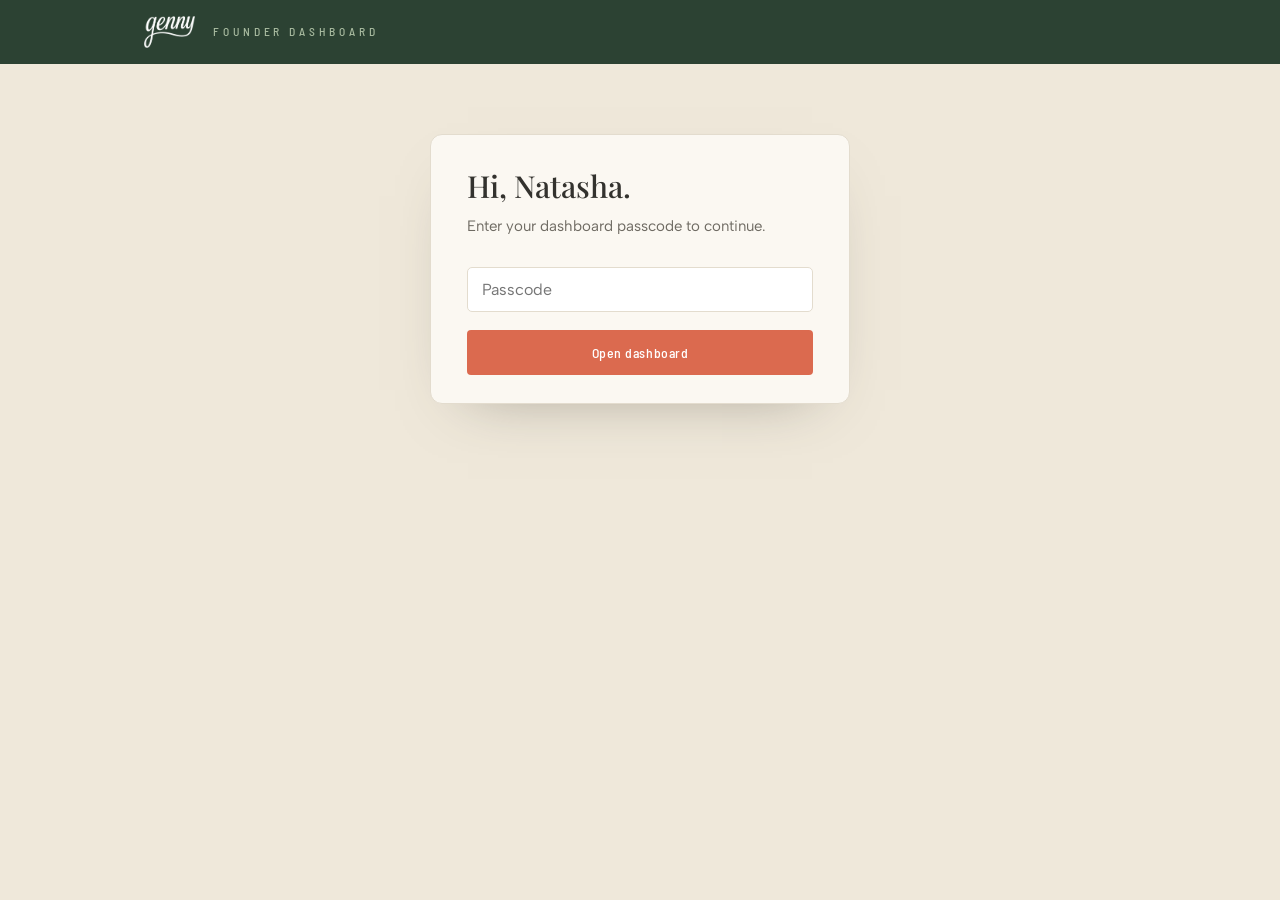
<file: admin/index.html>
<!DOCTYPE html>
<html lang="en">
<head>
<meta charset="UTF-8" />
<meta name="viewport" content="width=device-width, initial-scale=1.0" />
<meta name="robots" content="noindex, nofollow" />
<title>genny · Founder Dashboard</title>
<link rel="icon" href="data:image/svg+xml,%3Csvg xmlns='http://www.w3.org/2000/svg' viewBox='0 0 32 32'%3E%3Crect width='32' height='32' rx='6' fill='%23DB6A4F'/%3E%3Ctext x='16' y='23' font-family='Georgia,serif' font-size='20' fill='white' text-anchor='middle'%3Eg%3C/text%3E%3C/svg%3E" />
<link rel="preconnect" href="https://fonts.googleapis.com" />
<link rel="preconnect" href="https://fonts.gstatic.com" crossorigin />
<link href="https://fonts.googleapis.com/css2?family=Fraunces:ital,opsz,wght@0,9..144,400;0,9..144,500;0,9..144,600;0,9..144,700&family=Playfair+Display:wght@400;500;600&family=Jost:wght@300;400;500;600&family=Lato:wght@400;700&family=Albert+Sans:ital,wght@0,300;0,400;0,500;0,700;1,300;1,400&family=Barlow+Semi+Condensed:wght@400;500;600;700&display=swap" rel="stylesheet" />
<link rel="stylesheet" href="../assets/brand.css" />
<link rel="stylesheet" href="admin.css" />
</head>
<body>

<header class="ad-header">
  <div class="ad-wrap ad-header-inner">
    <div>
      <span class="wordmark ad-brand">genny</span>
      <span class="eyebrow">Founder dashboard</span>
    </div>
    <div class="ad-header-actions">
      <button class="ad-link" id="refresh" hidden>↻ Refresh</button>
      <button class="ad-link" id="lock" hidden>Log out</button>
    </div>
  </div>
</header>

<main class="ad-wrap">

  <!-- backend not connected -->
  <section class="ad-card ad-narrow" id="not-configured" hidden>
    <h1>Not connected yet</h1>
    <p>The secure backend isn't set up on this copy of the site. (Adam: fill the project URL into
      <code>assets/api.js</code>.)</p>
  </section>

  <!-- passcode gate -->
  <section class="ad-card ad-narrow" id="gate" hidden>
    <h1>Hi, Natasha.</h1>
    <p class="ad-sub">Enter your dashboard passcode to continue.</p>
    <form id="gate-form" novalidate>
      <input id="gate-pass" type="password" autocomplete="current-password" placeholder="Passcode" required />
      <p class="inv-error" id="gate-error" hidden></p>
      <button type="submit" class="btn btn-coral btn-full" id="gate-btn">Open dashboard</button>
    </form>
  </section>

  <!-- dashboard -->
  <div id="dash" hidden>

    <nav class="ad-tabs" aria-label="Dashboard sections">
      <a href="#requests">Requests <span class="ad-badge" id="badge-requests" hidden></span></a>
      <a href="#investors-sec">Investors</a>
      <a href="#deck-sec">Pitch deck</a>
      <a href="#financials-sec">Financials</a>
      <a href="#launch-sec">Launch list <span class="ad-badge ghost" id="badge-launch" hidden></span></a>
      <a href="#bugs-sec" hidden>Bugs &amp; changes</a><!-- bug reporter parked: remove the two `hidden` attributes to revive -->
      <a href="#settings-sec">Settings</a>
    </nav>

    <section id="requests" class="ad-section">
      <h2>Access requests</h2>
      <p class="ad-sub">People who asked to see the financials. <strong>Grant</strong> creates their
        access code and opens a ready-to-send email in your mail app.</p>
      <div id="requests-list"></div>
    </section>

    <section id="investors-sec" class="ad-section">
      <h2>Investors</h2>
      <p class="ad-sub">Everyone with a code. Revoking blocks them instantly; you can re-grant later
        (they'll get a fresh code).</p>
      <div id="investors-list"></div>
      <details class="ad-add">
        <summary>＋ Add an investor manually</summary>
        <form id="add-form" class="ad-add-form" novalidate>
          <input id="add-name" type="text" placeholder="Name" required />
          <input id="add-email" type="email" placeholder="email@firm.com" required />
          <input id="add-firm" type="text" placeholder="Firm (optional)" />
          <button type="submit" class="btn btn-primary">Grant access</button>
        </form>
        <p class="inv-error" id="add-error" hidden></p>
      </details>
    </section>

    <section id="deck-sec" class="ad-section">
      <h2>Pitch deck</h2>
      <div class="ad-card ad-settings">
        <p class="ad-sub">Upload the current investor pitch deck (PDF). Signed-in investors get a download
          link on their financials page. A new upload replaces the previous one.</p>
        <p class="ad-deck-current" id="deck-current" style="margin:0 0 12px;font-size:.9rem">Checking current deck…</p>
        <input id="deck-file" type="file" accept="application/pdf,.pdf" style="width:100%;box-sizing:border-box" />
        <p class="inv-error" id="deck-error" hidden></p>
        <p class="ad-saved" id="deck-ok" hidden>✓ Uploaded — investors can download it now.</p>
        <div class="ad-row-actions" style="margin-top:12px">
          <button type="button" class="btn btn-coral" id="deck-upload-btn">Upload deck</button>
        </div>
      </div>
    </section>

    <section id="financials-sec" class="ad-section">
      <h2>Financials</h2>

      <h3 class="ad-block-h">Homepage teaser <span class="ad-pill ghost">public</span></h3>
      <p class="ad-sub">These show on the public homepage. The first two stats stay in sync with the
        deck below automatically — edit the deck and they follow. <span id="fin-live2" class="ad-saved" hidden>✓ Published</span></p>
      <div id="pt-mount" class="ad-pt-mount"></div>

      <h3 class="ad-block-h ad-block-gated">Investor deck <span class="ad-pill">gated</span></h3>
      <p class="ad-sub">This is exactly what investors see, live. Click any ✎ to change the figures.
        <span id="fin-status" class="ad-pill warn" hidden>placeholder figures — not saved yet</span>
        <span id="fin-live" class="ad-saved" hidden>✓ Published — investors now see this</span></p>
      <div class="ad-caption-row">
        <span class="ad-caption-label">Caption</span>
        <em id="fin-caption-text"></em>
        <button class="fin-edit-btn" id="caption-edit" type="button" aria-label="Edit the caption" title="Edit the caption"><svg viewBox="0 0 24 24" fill="none" stroke="currentColor" stroke-width="2" stroke-linecap="round" stroke-linejoin="round"><path d="M17 3a2.8 2.8 0 1 1 4 4L7.5 20.5 2 22l1.5-5.5z"/></svg></button>
      </div>
      <div id="fin-preview" class="ad-preview"></div>
      <p class="inv-error" id="fin-error" hidden></p>
    </section>

    <section id="launch-sec" class="ad-section">
      <h2>Launch list</h2>
      <p class="ad-sub">Everyone who signed up to hear about the launch.
        <span class="ad-pill ghost" id="launch-count"></span></p>
      <div class="ad-launch-actions">
        <button class="btn-sm mail" id="copy-emails">Copy all emails</button>
        <span class="ad-saved" id="copied-ok" hidden>✓ Copied to clipboard</span>
        <form id="launch-add-form" class="ad-launch-add" novalidate>
          <input id="launch-add-email" type="email" placeholder="Add an email manually" />
          <button type="submit" class="btn-sm quiet">Add</button>
        </form>
      </div>
      <div id="launch-list"></div>
    </section>

    <section id="bugs-sec" class="ad-section" hidden>
      <h2>Bugs &amp; change requests</h2>
      <p class="ad-sub">Spotted something wrong, or want something changed? Describe it here (attach a
        screenshot if it helps) and Adam gets an email right away.</p>
      <div class="ad-card ad-bug-form">
        <textarea id="bug-text" rows="4" placeholder="What's the issue or change you'd like?"></textarea>
        <div class="ad-bug-controls">
          <label class="btn-sm quiet ad-file-label">📎 Attach screenshot
            <input id="bug-file" type="file" accept="image/*" hidden />
          </label>
          <span id="bug-file-name" class="fe-hint"></span>
          <button class="btn-sm grant" id="bug-submit">Submit</button>
        </div>
        <p class="inv-error" id="bug-error" hidden></p>
        <p class="ad-saved" id="bug-ok" hidden>✓ Sent — Adam's on it.</p>
      </div>
      <div id="bugs-list"></div>
    </section>

    <section id="settings-sec" class="ad-section">
      <h2>Settings</h2>
      <p class="ad-sub">You're signed out automatically after 10 minutes of inactivity, or when this
        tab closes.</p>
      <div class="ad-settings-row">
      <div class="ad-card ad-settings">
        <h3 class="ad-settings-h">Change your passcode</h3>
        <form id="pass-form" novalidate>
          <label for="pc-current">Current passcode</label>
          <input id="pc-current" type="password" autocomplete="current-password" required />
          <label for="pc-next">New passcode <span class="fe-unit">(at least 8 characters)</span></label>
          <input id="pc-next" type="password" autocomplete="new-password" required />
          <label for="pc-confirm">Repeat new passcode</label>
          <input id="pc-confirm" type="password" autocomplete="new-password" required />
          <p class="inv-error" id="pass-error" hidden></p>
          <p class="ad-saved" id="pass-ok" hidden>✓ Passcode updated — use the new one from now on.</p>
          <button type="submit" class="btn btn-coral">Update passcode</button>
        </form>
      </div>
      <div class="ad-card ad-settings">
        <h3 class="ad-settings-h">Investor access email</h3>
        <p class="ad-sub">The email investors receive with their access code. These placeholders fill in
          automatically per person: <code>{first_name}</code> · <code>{code}</code> ·
          <code>{email}</code> · <code>{link}</code> (the sign-in page). Write plain text — the link and
          code are styled for you.</p>
        <form id="codemail-form" novalidate>
          <label for="cm-subject">Subject</label>
          <input id="cm-subject" type="text" style="width:100%;box-sizing:border-box" />
          <label for="cm-body">Body</label>
          <textarea id="cm-body" rows="14" style="width:100%;box-sizing:border-box;font-family:inherit"></textarea>
          <p class="inv-error" id="codemail-error" hidden></p>
          <p class="ad-saved" id="codemail-ok" hidden>✓ Saved — new access codes will use this email.</p>
          <div class="ad-row-actions" style="margin-top:12px">
            <button type="submit" class="btn btn-coral">Save email</button>
            <button type="button" class="btn btn-ghost" id="cm-preview-btn">Preview</button>
            <button type="button" class="btn btn-ghost" id="cm-reset">Reset to default</button>
          </div>
        </form>
      </div>
      </div>
    </section>

  </div>
</main>

<!-- investor email preview popup -->
<div id="cm-preview" style="display:none;position:fixed;inset:0;background:rgba(0,0,0,.5);z-index:1000;align-items:center;justify-content:center;padding:20px">
  <div style="background:#fff;border-radius:12px;max-width:680px;width:100%;max-height:88vh;overflow:auto;padding:22px;position:relative">
    <button type="button" id="cm-preview-close" aria-label="Close" style="position:absolute;top:10px;right:14px;border:0;background:none;font-size:26px;line-height:1;cursor:pointer;color:#777">&times;</button>
    <h3 style="margin:0 0 4px">Email preview</h3>
    <p style="color:#777;font-size:13px;margin:0 0 14px">Subject: <span id="cm-preview-subject"></span></p>
    <iframe id="cm-preview-frame" title="Email preview" style="width:100%;height:62vh;border:1px solid #e3e3e3;border-radius:8px;background:#fff"></iframe>
  </div>
</div>

<!-- financials edit dialog -->
<div class="modal-overlay" id="fin-modal">
  <div class="modal modal-wide" role="dialog" aria-modal="true" aria-labelledby="finm-title">
    <button class="modal-close" data-finm-close aria-label="Close">×</button>
    <h3 id="finm-title">Edit</h3>
    <p class="modal-sub" id="finm-sub"></p>
    <div id="finm-body"></div>
    <p class="inv-error" id="finm-error" hidden></p>
    <div class="finm-actions">
      <button class="btn btn-coral" id="finm-save" type="button">Save &amp; publish</button>
      <button class="btn btn-ghost" data-finm-close type="button">Cancel</button>
    </div>
  </div>
</div>

<script src="../assets/api.js"></script>
<script src="../assets/financials-render.js"></script>
<script src="admin.js"></script>
</body>
</html>
</file>
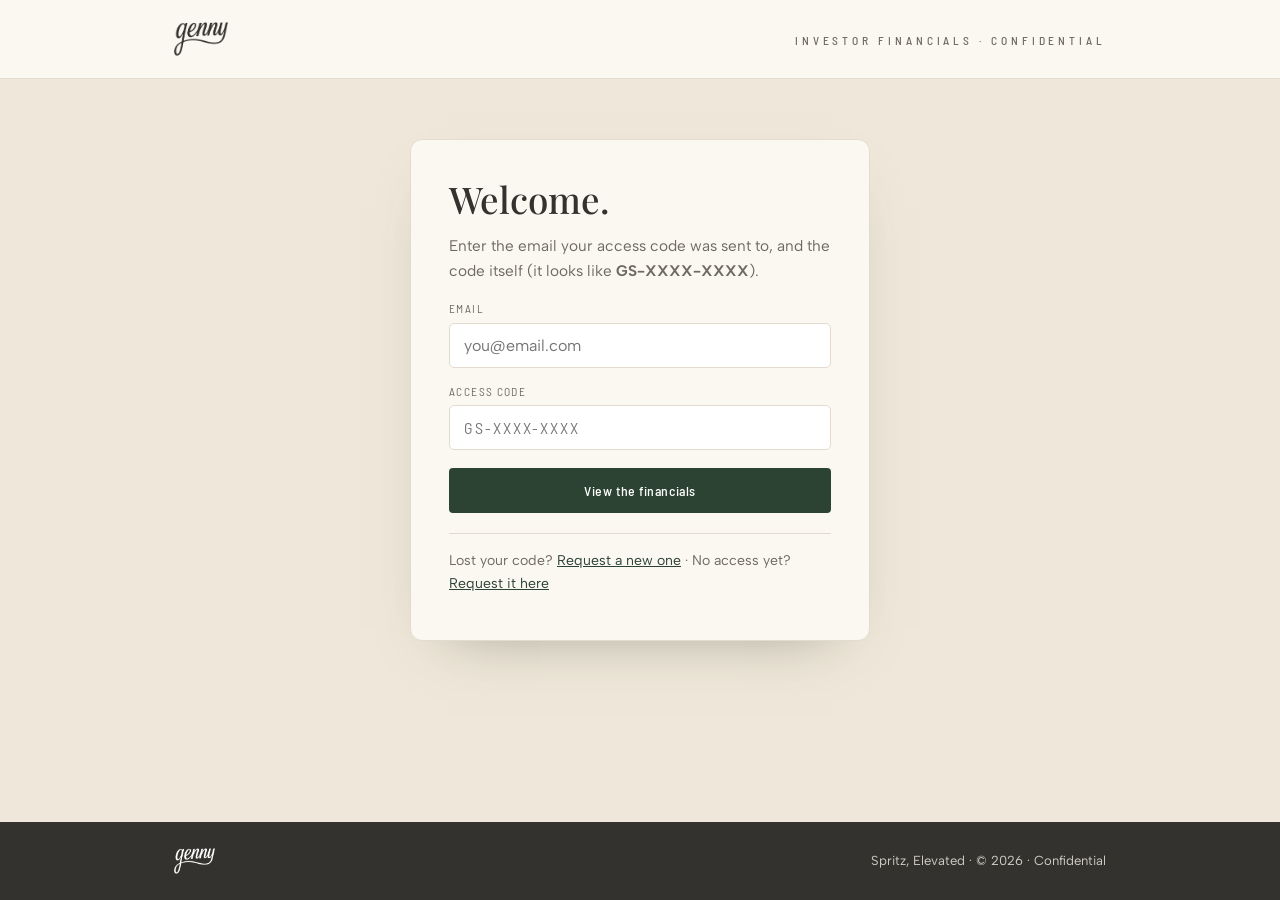
<file: investors/index.html>
<!DOCTYPE html>
<html lang="en">
<head>
<meta charset="UTF-8" />
<meta name="viewport" content="width=device-width, initial-scale=1.0" />
<meta name="robots" content="noindex, nofollow" />
<title>genny · Investor Financials</title>
<meta name="description" content="Private investor financials for genny — access by invitation." />
<link rel="icon" href="data:image/svg+xml,%3Csvg xmlns='http://www.w3.org/2000/svg' viewBox='0 0 32 32'%3E%3Crect width='32' height='32' rx='6' fill='%232C4233'/%3E%3Ctext x='16' y='23' font-family='Georgia,serif' font-size='20' fill='white' text-anchor='middle'%3Eg%3C/text%3E%3C/svg%3E" />
<link rel="preconnect" href="https://fonts.googleapis.com" />
<link rel="preconnect" href="https://fonts.gstatic.com" crossorigin />
<link href="https://fonts.googleapis.com/css2?family=Fraunces:ital,opsz,wght@0,9..144,400;0,9..144,500;0,9..144,600;0,9..144,700&family=Playfair+Display:wght@400;500;600&family=Jost:wght@300;400;500;600&family=Lato:wght@400;700&family=Albert+Sans:ital,wght@0,300;0,400;0,500;0,700;1,300;1,400&family=Barlow+Semi+Condensed:wght@400;500;600;700&display=swap" rel="stylesheet" />
<link rel="stylesheet" href="../assets/brand.css" />
<link rel="stylesheet" href="investors.css" />
</head>
<body>

<header class="inv-header">
  <div class="inv-wrap inv-header-inner">
    <a href="../" class="wordmark inv-brand">genny</a>
    <span class="eyebrow">Investor financials · Confidential</span>
  </div>
</header>

<main class="inv-wrap">

  <!-- backend not connected (placeholder until deploy) -->
  <section class="inv-card" id="not-configured" hidden>
    <h1>Almost ready</h1>
    <p>The secure investor area isn't connected yet. Please check back soon, or contact
      <a href="mailto:natasha@gennyspritz.com">natasha@gennyspritz.com</a>.</p>
  </section>

  <!-- login -->
  <section class="inv-card" id="login" hidden>
    <h1>Welcome.</h1>
    <p class="inv-sub">Enter the email your access code was sent to, and the code itself
      (it looks like <strong>GS-XXXX-XXXX</strong>).</p>
    <form id="login-form" novalidate>
      <label for="li-email">Email</label>
      <input id="li-email" type="email" autocomplete="email" placeholder="you@email.com" required />
      <label for="li-code">Access code</label>
      <input id="li-code" type="text" autocomplete="one-time-code" placeholder="GS-XXXX-XXXX"
             spellcheck="false" autocapitalize="characters" required />
      <p class="inv-error" id="login-error" hidden></p>
      <button type="submit" class="btn btn-primary btn-full" id="login-btn">View the financials</button>
    </form>
    <p class="inv-foot">Lost your code? <a href="#" id="show-reset">Request a new one</a> ·
      No access yet? <a href="../#invest">Request it here</a></p>
    <form id="reset-form" hidden novalidate>
      <label for="rs-email">Your email</label>
      <input id="rs-email" type="email" placeholder="you@email.com" required />
      <p class="inv-error" id="reset-error" hidden></p>
      <button type="submit" class="btn btn-ghost btn-full">Request a new code</button>
      <p class="inv-ok" id="reset-ok" hidden>✓ Thanks — if this email has access, Natasha will send a
        fresh code shortly.</p>
    </form>
  </section>

  <!-- terms of access (first sign-in) -->
  <section class="inv-card inv-terms" id="terms" hidden>
    <h1>Before you view the financials</h1>
    <p class="inv-sub">A quick agreement between you and genny:</p>
    <ul class="inv-terms-list">
      <li>These materials are shared with <strong>you personally</strong>, solely to evaluate a
        potential investment in genny.</li>
      <li>Please keep everything <strong>confidential</strong> — the deck is for your own
        evaluation; no forwarding, copying, or sharing of any figures with anyone else.</li>
      <li>The figures are <strong>preliminary and subject to change</strong>; nothing here is an
        offer to sell securities.</li>
      <li>Access is <strong>personal and revocable</strong>.</li>
    </ul>
    <p class="inv-terms-note">Clicking “I agree” records your acceptance with a timestamp.</p>
    <div class="inv-terms-actions">
      <button class="btn btn-primary" id="terms-agree">I agree — view the financials</button>
      <button class="btn btn-ghost" id="terms-exit">Exit</button>
    </div>
  </section>

  <!-- revoked -->
  <section class="inv-card" id="revoked" hidden>
    <h1>Access has been closed.</h1>
    <p>This access code is no longer active. If you think that's a mistake — or you'd like to pick
      the conversation back up — Natasha would love to hear from you:
      <a href="mailto:natasha@gennyspritz.com">natasha@gennyspritz.com</a>.</p>
    <p class="inv-foot"><a href="#" id="revoked-retry">Sign in with a different code</a></p>
  </section>

  <!-- financials -->
  <section id="financials-view" hidden>
    <div class="inv-greeting">
      <p class="eyebrow">Private &amp; confidential</p>
      <h1 id="greeting">The financials.</h1>
      <p class="inv-sub" id="fin-meta"></p>
    </div>
    <p class="inv-deck" id="deck-dl-wrap" hidden>
      <a class="btn btn-ghost" id="deck-dl" href="#" target="_blank" rel="noopener">↓ Download the pitch deck (PDF)</a>
    </p>
    <div id="fin-mount"></div>
    <div class="inv-confidential">
      <p>🔒 Shared with you personally for evaluating an investment in genny — please don't forward
        or redistribute. Full model, projections, and SAFE terms are available from Natasha:
        <a href="mailto:natasha@gennyspritz.com">natasha@gennyspritz.com</a> · (415) 608-8050.</p>
      <p class="inv-foot"><a href="#" id="logout">Sign out on this device</a></p>
    </div>
  </section>

</main>

<footer class="inv-footer">
  <div class="inv-wrap">
    <span class="wordmark">genny</span>
    <span>Spritz, Elevated · © <span data-year>2026</span> · Confidential</span>
  </div>
</footer>

<script src="../assets/api.js"></script>
<script src="../assets/financials-render.js"></script>
<script src="investors.js"></script>
</body>
</html>
</file>
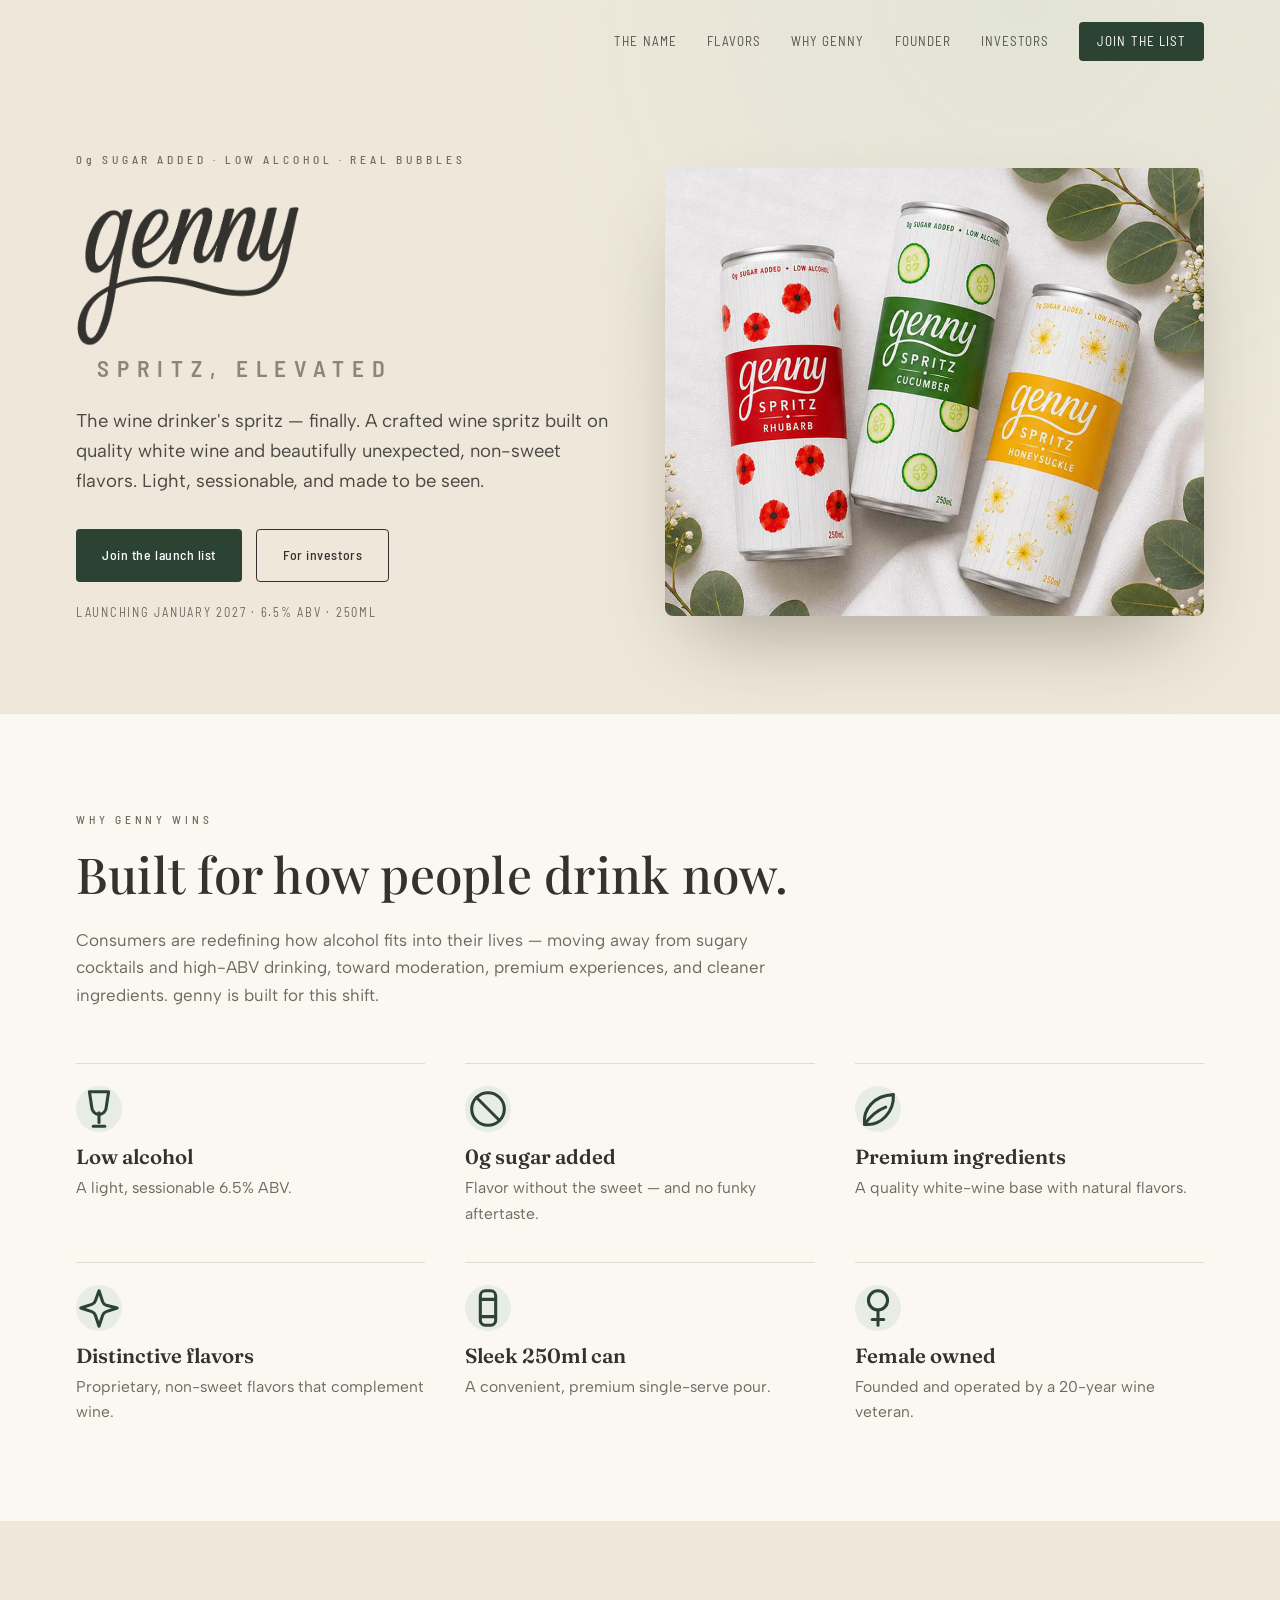
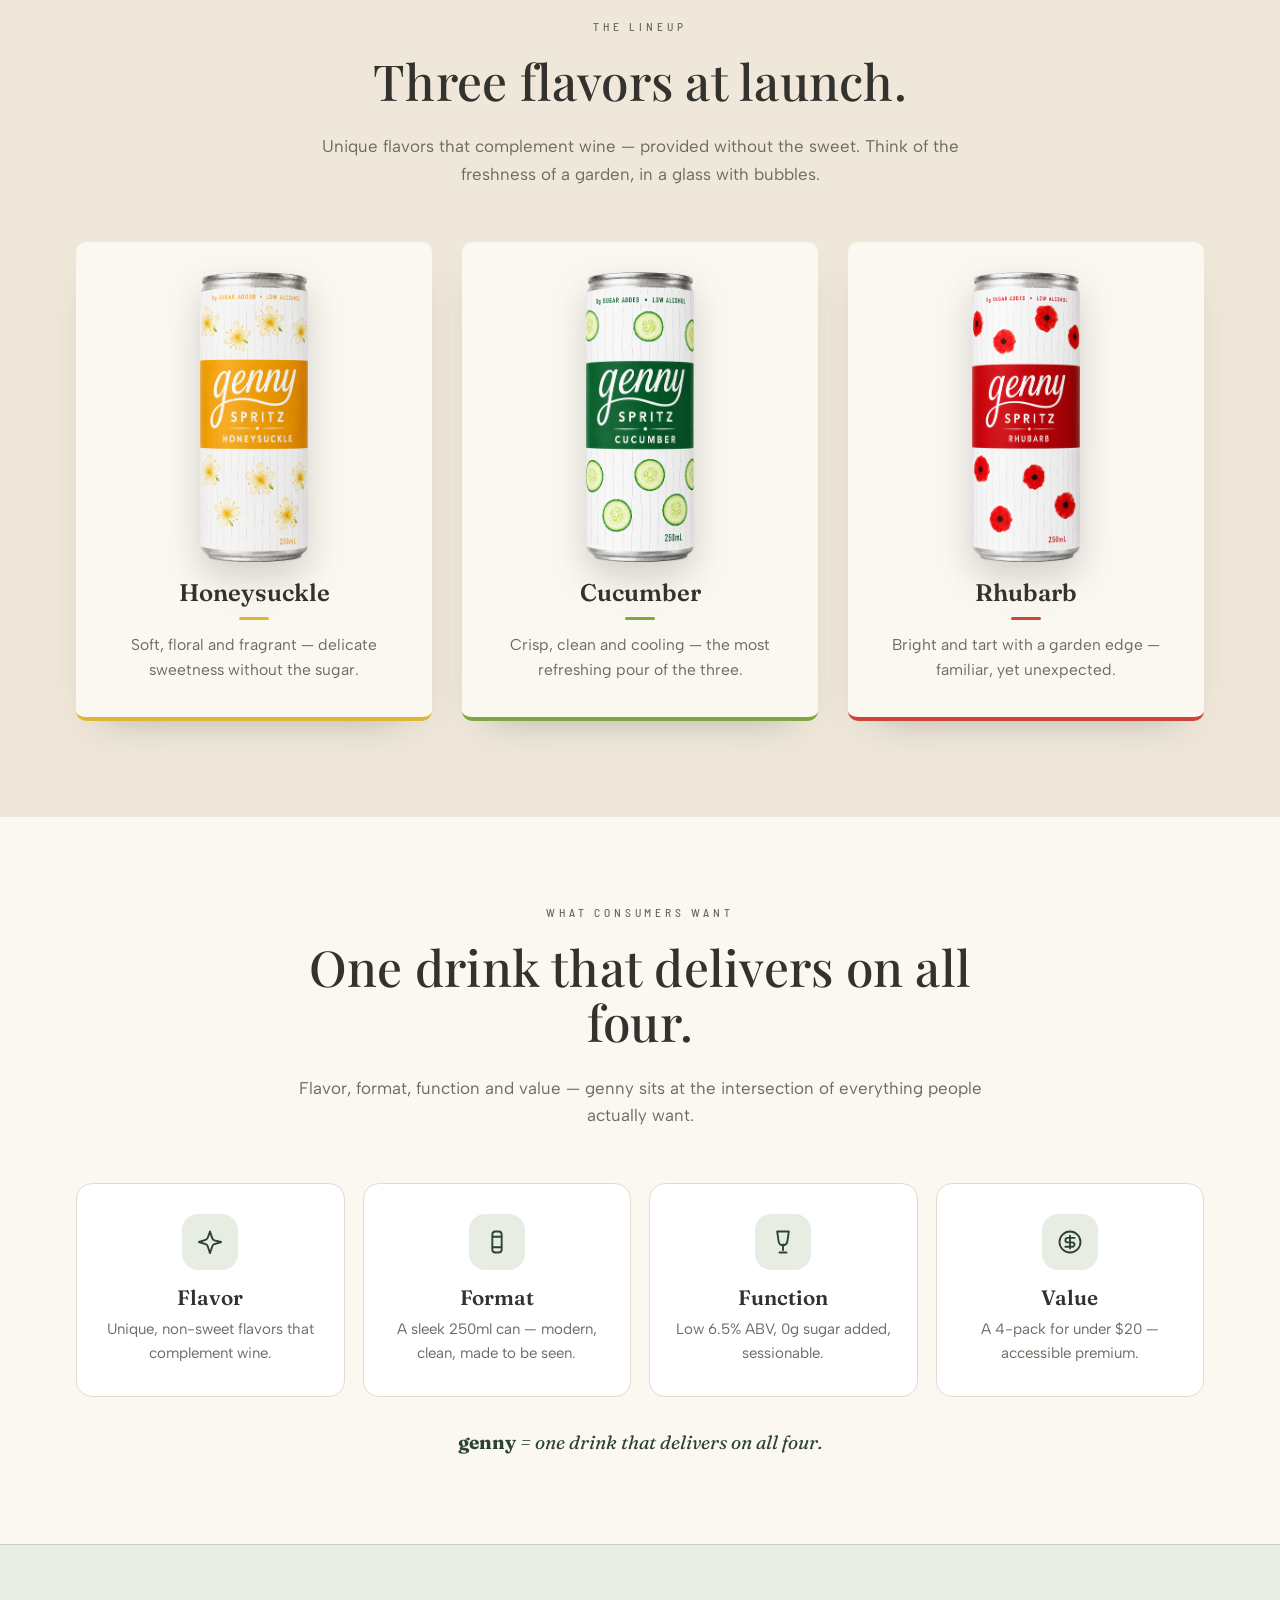
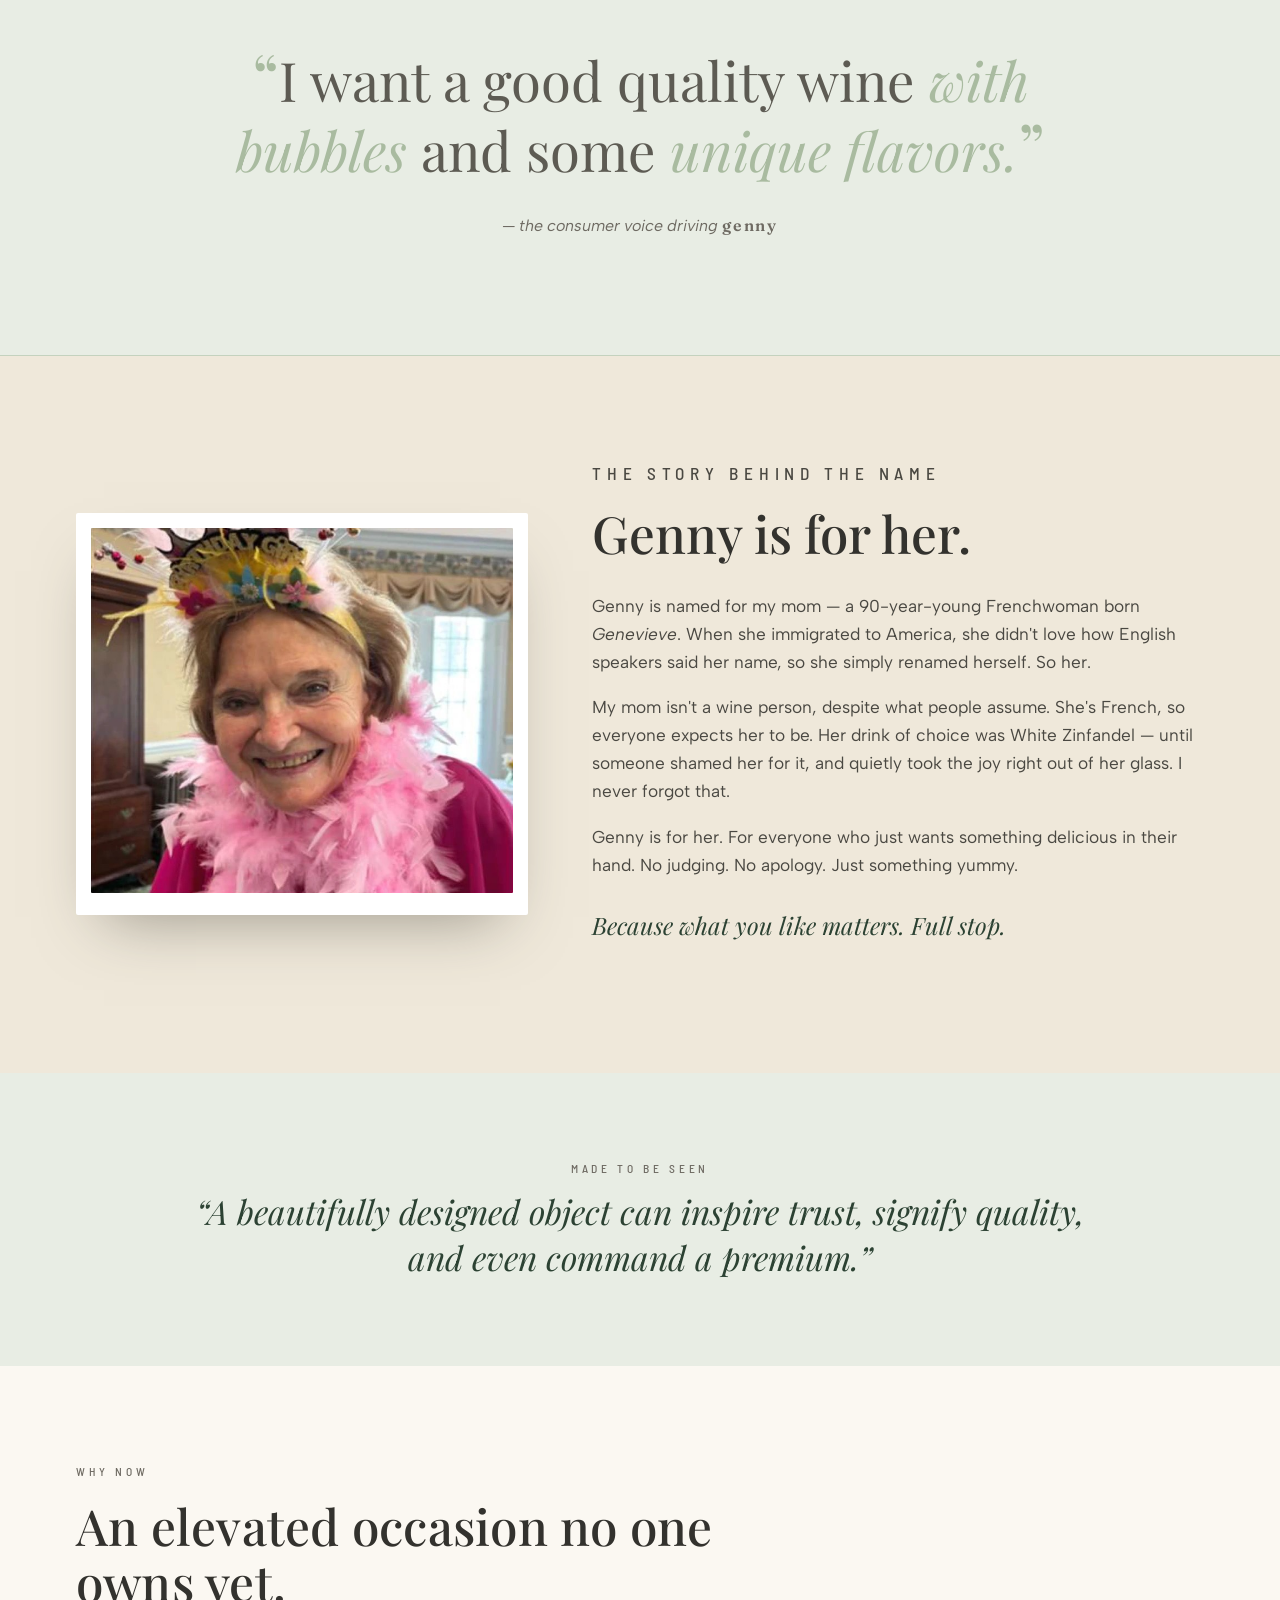
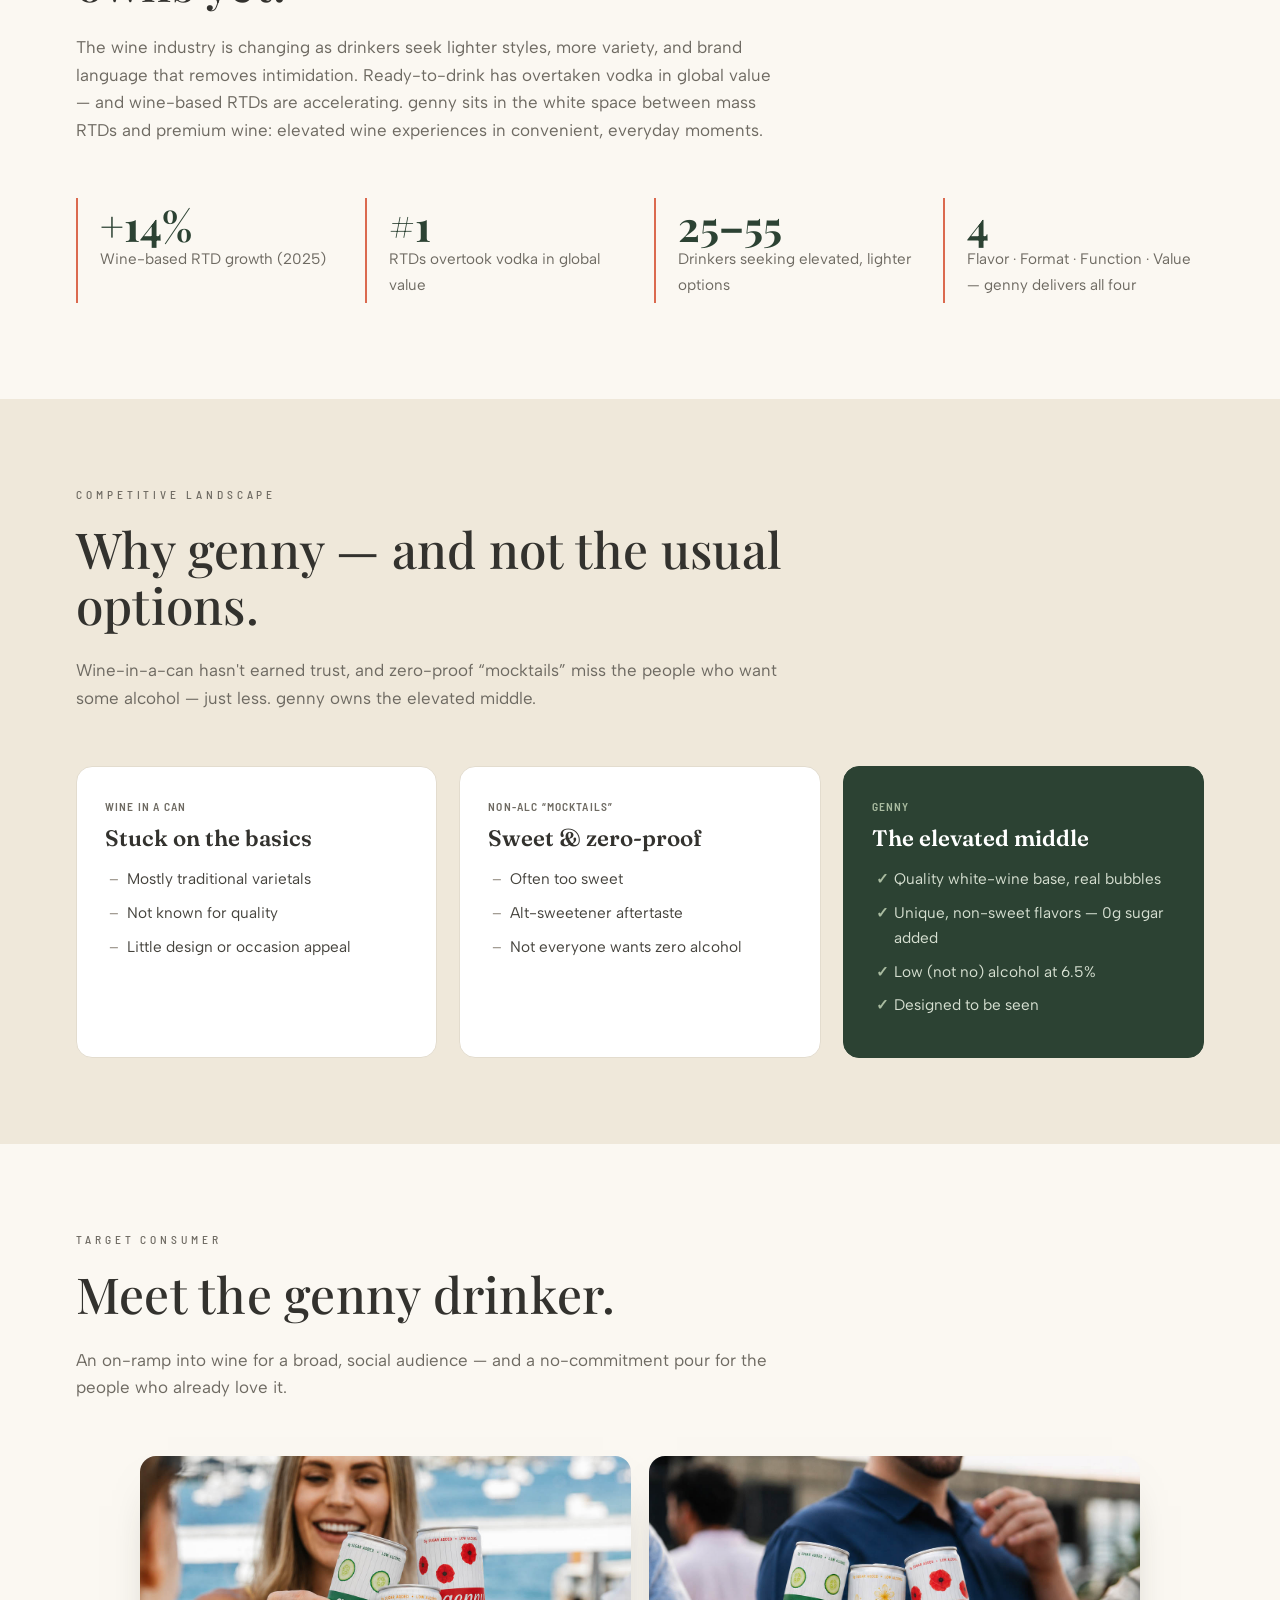
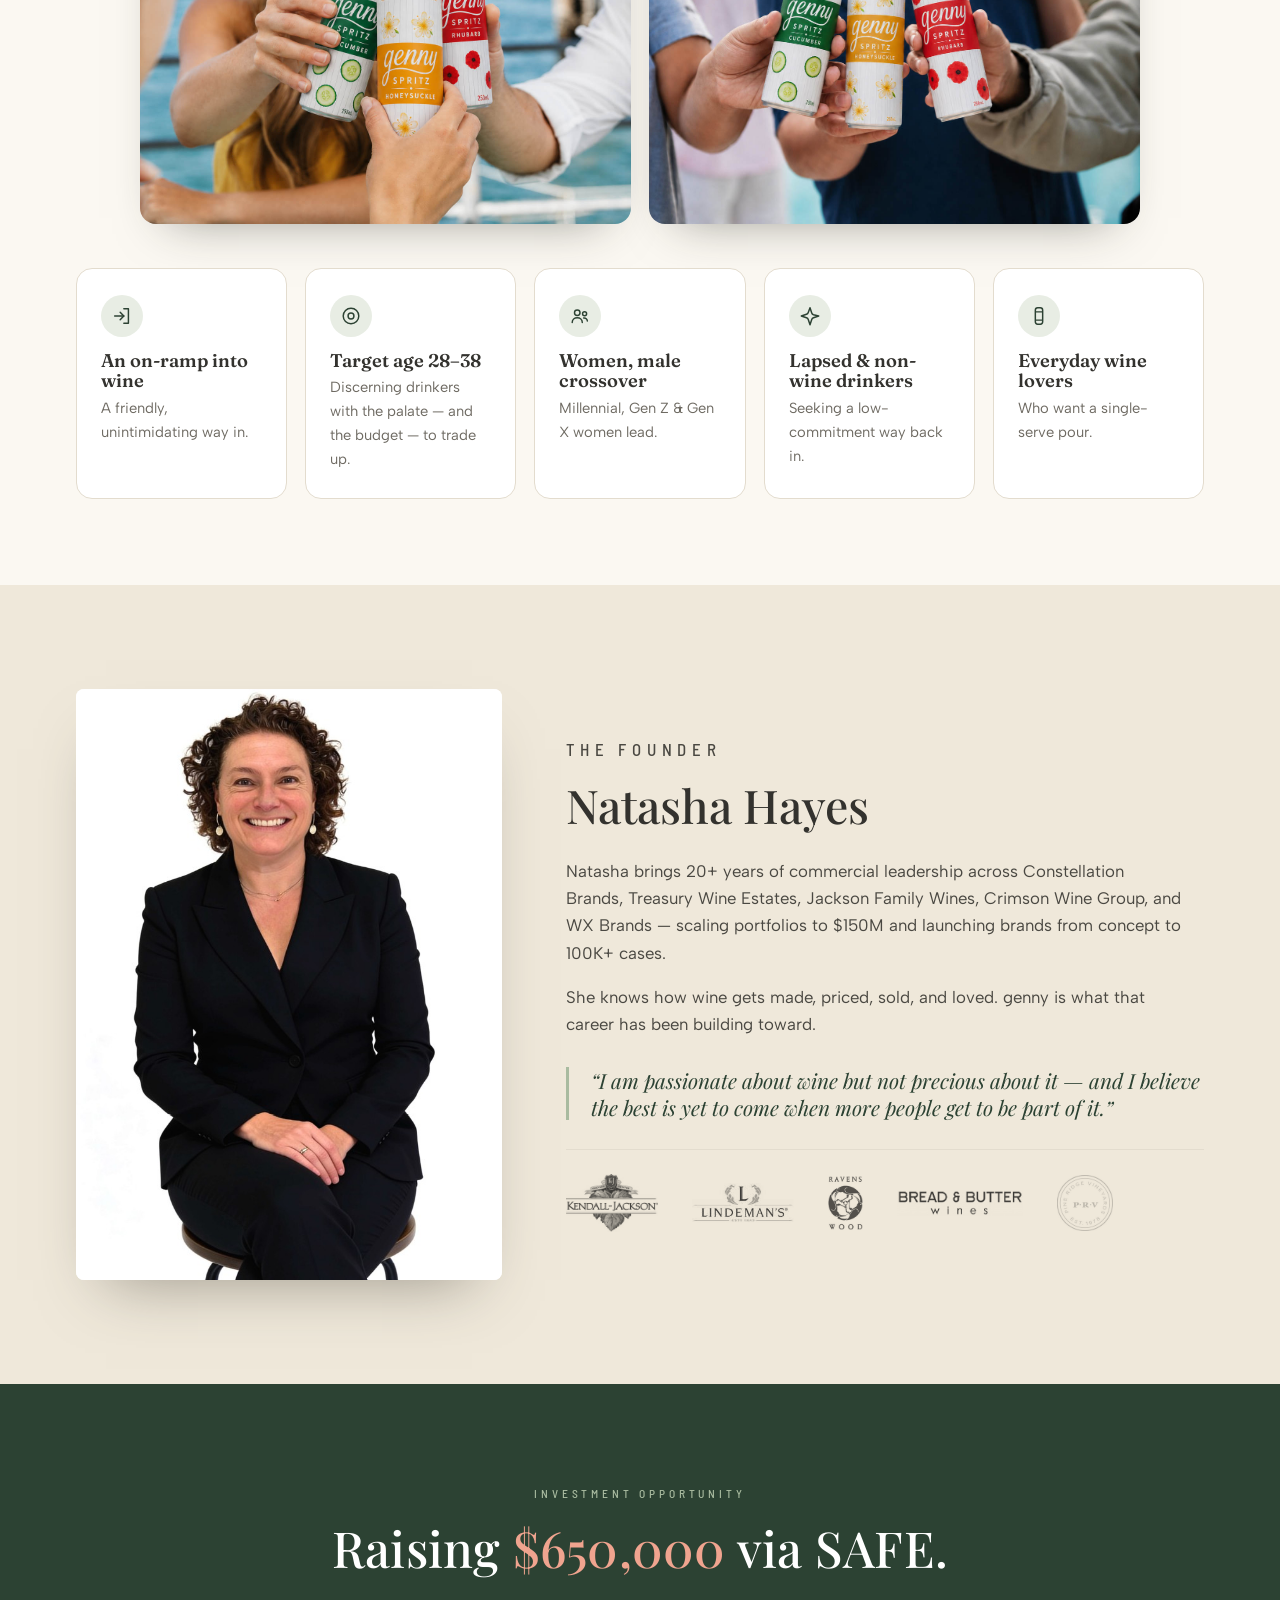
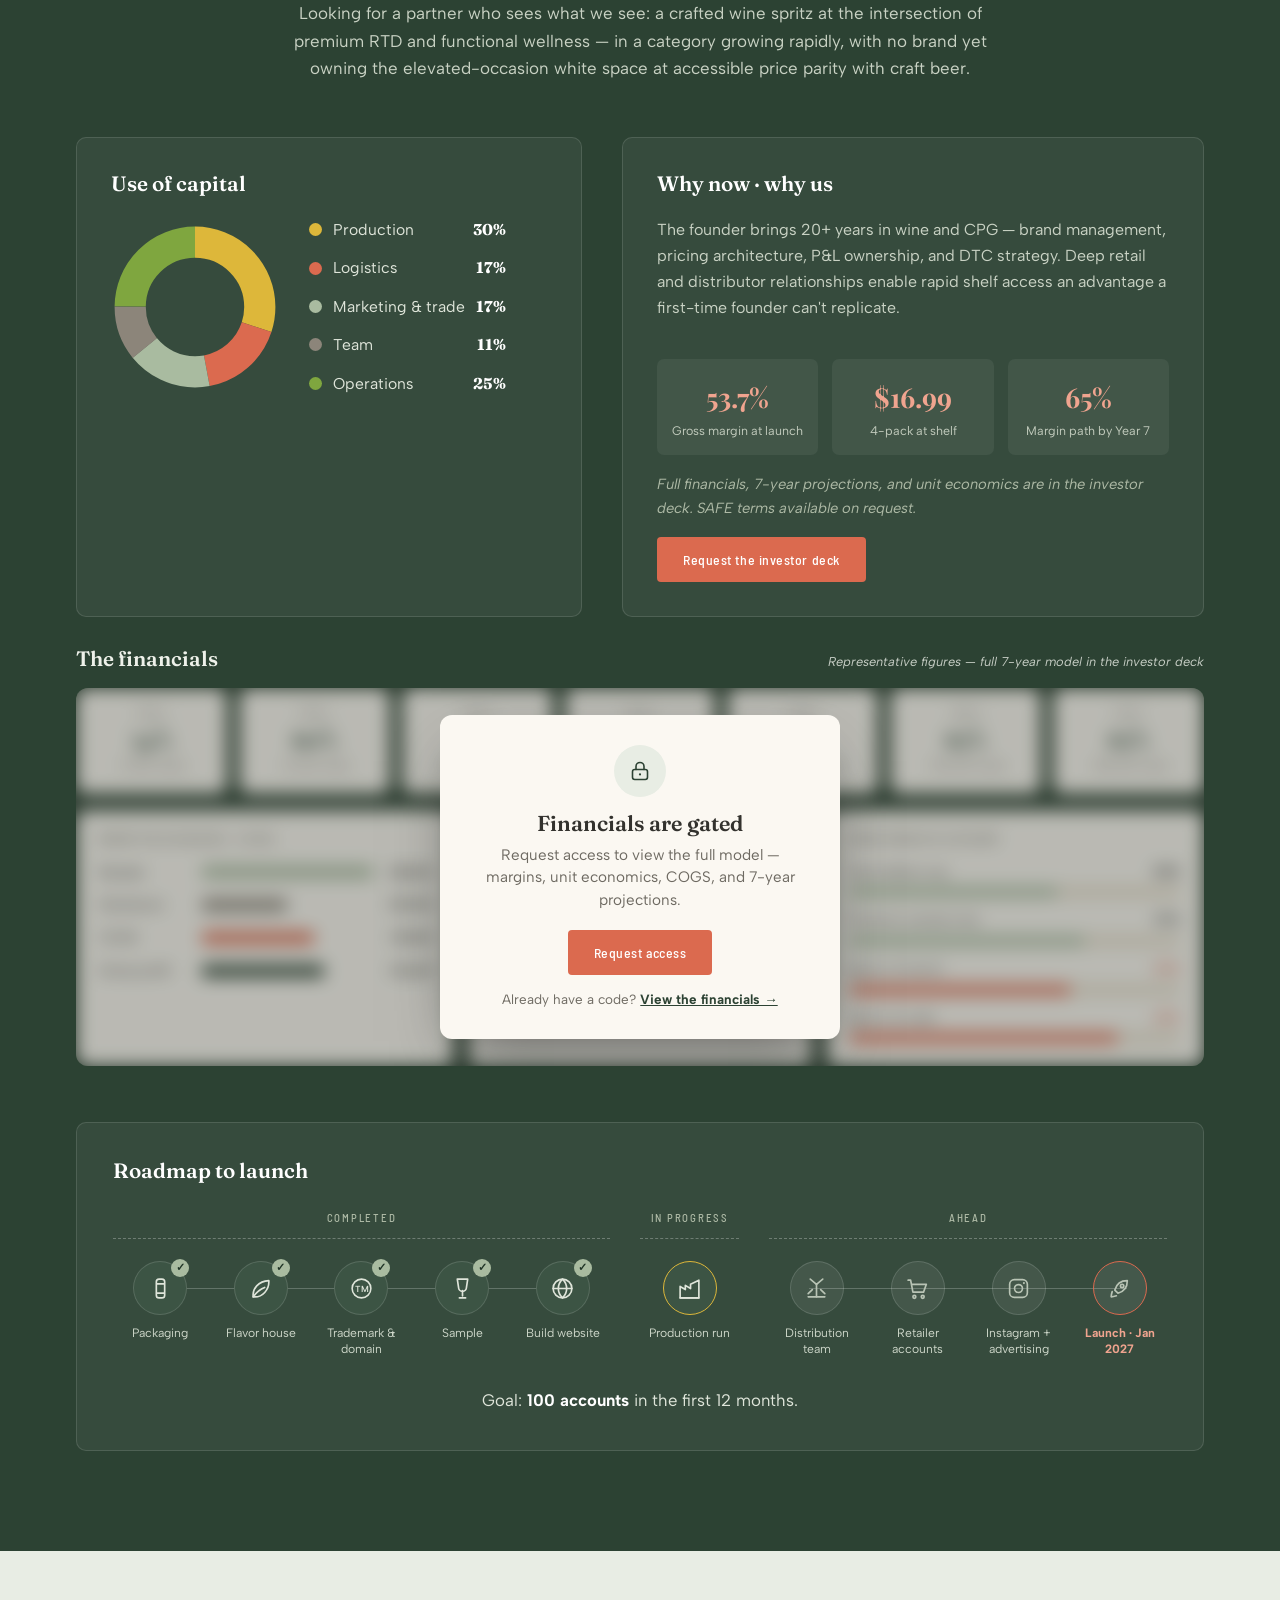
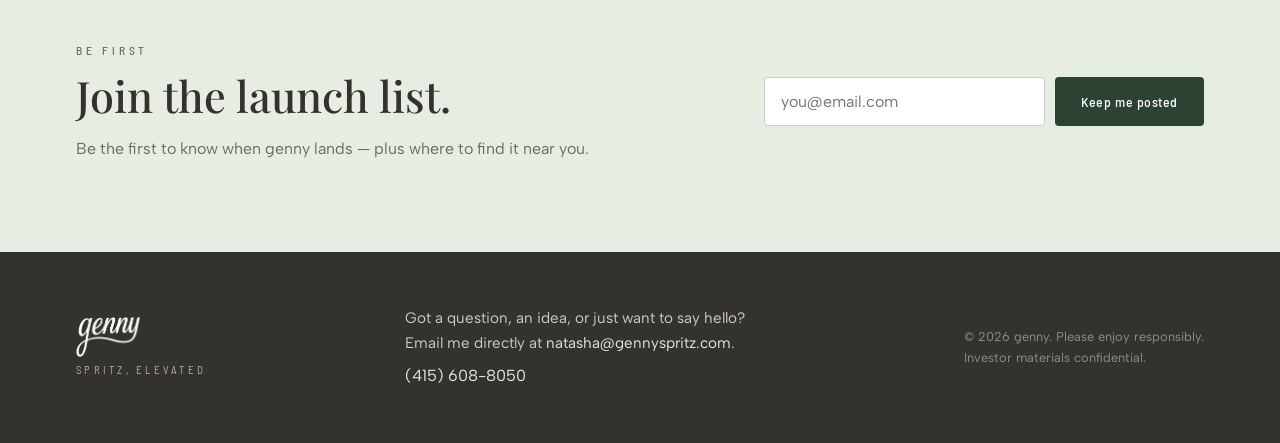
<file: variant-1-editorial/index.html>
<!DOCTYPE html>
<html lang="en">
<head>
<meta charset="UTF-8" />
<meta name="robots" content="noindex, nofollow" />
<title>genny · Spritz, Elevated</title>
<link rel="canonical" href="https://gennyspritz.com/" />
<meta http-equiv="refresh" content="0; url=/" />
<script>location.replace('/' + location.search + location.hash);</script>
</head>
<body>
<p>This page moved to <a href="/">gennyspritz.com</a>.</p>
</body>
</html>
</file>
<file: assets/brand.css>
/* ============================================================
   GENNY Spritz — shared brand system
   Design tokens, resets, and shared interactive components.
   Each variant adds its own style.css on top of this.
   Palette + type derived from the pitch deck & investor 1-pager.
   ============================================================ */

:root {
  /* --- core palette --- */
  --linen:       #EFE8DA;
  --linen-deep:  #E6DCC9;
  --cream:       #FBF8F2;
  --paper:       #FFFFFF;

  --taupe:       #8C857A;   /* the logo band */
  --taupe-light: #B6AFA4;

  --sage:        #D8E1D4;   /* soft highlight blocks */
  --sage-soft:   #E8EDE4;
  --sage-deep:   #A9BBA0;   /* mid sage accent */
  --sage-line:   #C4D2BE;

  --forest:      #2C4233;   /* the "genny =" mark */
  --forest-soft: #3E5A45;

  --coral:       #DB6A4F;   /* the raise + key numbers */
  --coral-deep:  #C9543B;

  /* flavor accents */
  --rhubarb:     #CE4438;
  --cucumber:    #7FA63F;
  --honeysuckle: #DDB73A;

  --ink:         #33322E;
  --muted:       #6E6A62;
  --line:        #E3DCCE;

  /* type */
  --font-display: 'Fraunces', Georgia, 'Times New Roman', serif;
  --font-head:    'Playfair Display', Georgia, serif;
  --font-label:   'Barlow Semi Condensed', 'Jost', 'Helvetica Neue', sans-serif;
  --font-body:    'Albert Sans', 'Helvetica Neue', Arial, sans-serif;

  --maxw: 1180px;
  --ease: cubic-bezier(.22,.61,.36,1);
}

/* --- reset --- */
*, *::before, *::after { box-sizing: border-box; }
[hidden] { display: none !important; }   /* keep `hidden` winning over display classes */
html { -webkit-text-size-adjust: 100%; scroll-behavior: smooth; }
@media (prefers-reduced-motion: reduce) { html { scroll-behavior: auto; } }
body {
  margin: 0;
  font-family: var(--font-body);
  color: var(--ink);
  line-height: 1.62;
  font-weight: 400;   /* Albert Sans Regular — Light read too thin vs the PDF */
  -webkit-font-smoothing: antialiased;
  text-rendering: optimizeLegibility;
}
img, svg, picture { max-width: 100%; display: block; }
a { color: inherit; }
button { font-family: inherit; cursor: pointer; }
h1,h2,h3,h4,h5 { margin: 0; line-height: 1.12; font-weight: 600; }
p { margin: 0 0 1em; }

/* --- shared utilities --- */
.container { width: 100%; max-width: var(--maxw); margin: 0 auto; padding: 0 26px; }
.sr-only {
  position: absolute; width: 1px; height: 1px; padding: 0; margin: -1px;
  overflow: hidden; clip: rect(0,0,0,0); white-space: nowrap; border: 0;
}
.wordmark { font-family: var(--font-display); font-weight: 600; letter-spacing: -.02em; }

/* Real genny wordmark — the 2026-07 brush-script mark (traced from the July
   deck cover / new can design), rendered as a recolorable CSS mask so it
   inherits currentColor in every context (dark on linen headers, cream on the
   forest footer, etc.). Only the standalone brand lockups are swapped;
   mid-sentence .wordmark text (pull-quotes) keeps the display font.
   Logo ratio 1.595:1 (script + under-swash). Old serif mark kept at
   genny-logo-serif.svg. */
.brand.wordmark, .hero-word.wordmark, .foot-word.wordmark,
.ad-brand.wordmark, .inv-brand.wordmark, .inv-footer .wordmark {
  display: inline-block;
  height: 1.25em;
  width: 1.99em;                 /* 1.595 × 1.25 */
  vertical-align: middle;
  line-height: 1;
  letter-spacing: 0;
  background-color: currentColor;
  -webkit-mask: url(genny-logo.svg?v=script1) no-repeat left center / contain;
          mask: url(genny-logo.svg?v=script1) no-repeat left center / contain;
  text-indent: -9999px;
  overflow: hidden;
  white-space: nowrap;
}
.hero-word.wordmark { display: block; height: 1.15em; width: 1.83em; margin: 0; }  /* block = no baseline slack under the logo */
.eyebrow {
  font-family: var(--font-label); text-transform: uppercase;
  letter-spacing: .34em; font-size: .72rem; font-weight: 500; color: var(--muted);
}

/* scroll reveal */
.reveal { opacity: 0; transform: translateY(20px); transition: opacity .8s var(--ease), transform .8s var(--ease); }
.reveal.in { opacity: 1; transform: none; }
.reveal[data-delay="1"] { transition-delay: .08s; }
.reveal[data-delay="2"] { transition-delay: .16s; }
.reveal[data-delay="3"] { transition-delay: .24s; }
.reveal[data-delay="4"] { transition-delay: .32s; }
@media (prefers-reduced-motion: reduce) {
  .reveal { opacity: 1 !important; transform: none !important; transition: none !important; }
}

/* ============================================================
   Shared: investor-deck request modal (gated content)
   ============================================================ */
.modal-overlay {
  position: fixed; inset: 0; z-index: 200;
  background: rgba(34,40,34,.5); backdrop-filter: blur(3px);
  display: flex; align-items: center; justify-content: center; padding: 24px;
  opacity: 0; visibility: hidden; transition: opacity .3s ease, visibility .3s ease;
}
.modal-overlay.open { opacity: 1; visibility: visible; }
.modal {
  background: var(--cream); color: var(--ink); border-radius: 6px;
  width: 100%; max-width: 480px; padding: 38px 38px 32px;
  box-shadow: 0 30px 80px rgba(40,46,40,.35);
  transform: translateY(16px) scale(.98); transition: transform .35s var(--ease);
  max-height: 90vh; overflow-y: auto;
}
.modal-overlay.open .modal { transform: none; }
.modal h3 { font-family: var(--font-head); font-size: 1.7rem; margin-bottom: .25rem; }
.modal .modal-sub { color: var(--muted); font-size: .94rem; margin-bottom: 1.4rem; }
.modal-close {
  position: absolute; top: 18px; right: 22px; background: none; border: 0;
  font-size: 1.6rem; line-height: 1; color: var(--muted);
}
.modal label { display: block; font-family: var(--font-label); font-size: .72rem;
  text-transform: uppercase; letter-spacing: .12em; color: var(--muted); margin: 0 0 5px; }
.modal input, .modal textarea {
  width: 100%; padding: 11px 13px; margin-bottom: 15px; font-family: var(--font-body);
  font-size: .95rem; color: var(--ink); background: var(--paper);
  border: 1px solid var(--line); border-radius: 4px;
}
.modal input:focus, .modal textarea:focus { outline: 2px solid var(--sage-deep); outline-offset: 1px; }
.modal .confidential-note {
  font-size: .76rem; color: var(--muted); margin-top: 4px; line-height: 1.5;
  display: flex; gap: 7px; align-items: flex-start;
}

/* shared button baseline (variants restyle) */
.btn {
  display: inline-flex; align-items: center; justify-content: center; gap: .5em;
  font-family: var(--font-label); font-weight: 500; letter-spacing: .04em;
  text-decoration: none; border: 0; border-radius: 4px;
  padding: 14px 26px; font-size: .86rem; transition: all .25s var(--ease);
}
.btn-primary { background: var(--forest); color: #fff; }
.btn-primary:hover { background: var(--forest-soft); transform: translateY(-2px); }
.btn-coral { background: var(--coral); color: #fff; }
.btn-coral:hover { background: var(--coral-deep); transform: translateY(-2px); }
.btn-ghost { background: transparent; color: var(--ink); border: 1px solid var(--ink); }
.btn-ghost:hover { background: var(--ink); color: #fff; }
.btn-full { width: 100%; }

/* form success state (shared) */
.form-success {
  display: none; align-items: center; gap: 10px;
  background: var(--sage-soft); border: 1px solid var(--sage-line);
  color: var(--forest); padding: 14px 16px; border-radius: 5px;
  font-size: .92rem; line-height: 1.45;
}
.js-form.ok .form-success { display: flex; }
.js-form.ok .form-fields { display: none; }

/* ============================================================
   Mobile expanded menu (full section jump-list).
   Hidden on desktop; each variant reveals it inside the open
   panel at its mobile breakpoint and hides the desktop links.
   ============================================================ */
/* backdrop scrim — tap outside the panel to close (mobile only) */
.nav-scrim { position: fixed; inset: 0; z-index: 190; background: rgba(26,32,26,.42);
  opacity: 0; visibility: hidden; transition: opacity .35s ease, visibility .35s ease; }
body.nav-open .nav-scrim { opacity: 1; visibility: visible; }
@media (min-width: 961px) { .nav-scrim { display: none; } }

.nav-m { display: none; }
.nav-m .nav-toplink { display: block; padding: 12px 0; font-family: var(--font-label);
  font-weight: 600; font-size: 1.02rem; color: var(--ink); text-decoration: none;
  border-top: 1px solid var(--line); margin-top: 8px; transition: color .2s; }
.nav-m .nav-toplink:first-child { border-top: 0; margin-top: 0; padding-top: 2px; }
.nav-m .nav-toplink:hover { color: var(--forest); }
.nav-m .nav-cat { display: block; font-family: var(--font-label); text-transform: uppercase;
  letter-spacing: .14em; font-size: .68rem; font-weight: 600; color: var(--muted); margin: 19px 0 4px; }
.nav-m .nav-sub { display: block; padding: 8px 0 8px 16px; font-family: var(--font-label);
  font-size: 1rem; color: var(--ink); text-decoration: none; border-left: 2px solid var(--line);
  transition: color .2s, border-color .2s; }
.nav-m .nav-sub:hover, .nav-m .nav-sub:active { color: var(--forest); border-left-color: var(--sage-deep); }
.nav-m .nav-m-cta { display: block; text-align: center; margin: 24px 0 4px; padding: 13px 16px;
  background: var(--forest); color: #fff; border-radius: 6px; font-family: var(--font-label);
  font-weight: 600; font-size: .92rem; letter-spacing: .03em; text-decoration: none; }
.nav-m .nav-m-cta:hover { background: var(--forest-soft); color: #fff; }

/* ============================================================
   Shared: gated financials (locked → unlock on deck request)
   Works on both light and dark variant sections.
   ============================================================ */
.financials { margin-top: 30px; }
.fin-head { display: flex; align-items: baseline; justify-content: space-between; gap: 14px;
  flex-wrap: wrap; margin-bottom: 16px; }
.fin-head h3 { font-family: var(--font-display); font-weight: 600; font-size: 1.3rem; }
.fin-illustrative { font-style: italic; font-size: .8rem; opacity: .8; }
.fin-locked-wrap { position: relative; border-radius: 12px; overflow: hidden; }
.fin-content { transition: filter .45s var(--ease); }
.financials:not(.unlocked) .fin-content { filter: blur(9px); pointer-events: none; user-select: none; }
.fin-lock { position: absolute; inset: 0; display: flex; align-items: center; justify-content: center;
  padding: 20px; background: rgba(34,40,34,.30); transition: opacity .45s ease, visibility .45s ease; }
.financials.unlocked .fin-lock { opacity: 0; visibility: hidden; }
.fin-lock-card { background: var(--cream); color: var(--ink); border-radius: 12px;
  padding: 30px 34px; text-align: center; max-width: 400px;
  box-shadow: 0 24px 60px -22px rgba(0,0,0,.55); }
.fin-lock-card .lock-ico { display: inline-flex; align-items: center; justify-content: center;
  width: 52px; height: 52px; border-radius: 50%; background: var(--sage-soft); margin-bottom: 6px; }
.fin-lock-card .lock-ico svg { width: 24px; height: 24px; color: var(--forest); }
.fin-lock-card h4 { font-family: var(--font-display); font-weight: 600; font-size: 1.35rem; margin: .4em 0 .35em; }
.fin-lock-card p { color: var(--muted); font-size: .95rem; margin-bottom: 1.2em; line-height: 1.5; }
.fin-lock-card .fin-have-code { font-size: .84rem; margin: 14px 0 0; }
.fin-lock-card .fin-have-code a { color: var(--forest); font-weight: 700; }

/* financial content primitives */
.fin-years { display: grid; grid-template-columns: repeat(auto-fit, minmax(88px,1fr)); gap: 12px; margin-bottom: 16px; }
.fin-year { background: var(--cream); border: 1px solid var(--line); border-radius: 10px;
  padding: 16px 12px; text-align: center; }
.fin-year span { display: block; font-family: var(--font-label); text-transform: uppercase;
  letter-spacing: .08em; font-size: .64rem; color: var(--muted); margin-bottom: 4px; }
.fin-year strong { display: block; font-family: var(--font-head); font-size: 1.5rem; color: var(--forest); line-height: 1.05; }
.fin-year em { font-style: normal; font-size: .68rem; color: var(--muted); }
.fin-grid3 { display: grid; grid-template-columns: 1.1fr 1fr 1.1fr; gap: 14px; }
.fin-mini { background: var(--cream); border: 1px solid var(--line); border-radius: 10px; padding: 22px; }
.fin-mini h4 { font-family: var(--font-label); text-transform: uppercase; letter-spacing: .08em;
  font-size: .7rem; color: var(--muted); margin-bottom: 16px; }
.wf { list-style: none; margin: 0; padding: 0; display: grid; gap: 11px; }
.wf li { display: grid; grid-template-columns: 92px 1fr auto; align-items: center; gap: 10px; font-size: .84rem; color: var(--ink); }
.wf .wf-bar { height: 12px; border-radius: 6px; }
.wf b { font-family: var(--font-display); font-weight: 600; }
.fin-donut { display: flex; align-items: center; gap: 18px; flex-wrap: wrap; }
.fin-donut svg { width: 116px; height: 116px; flex: none; }
.fin-donut ul { list-style: none; margin: 0; padding: 0; display: grid; gap: 8px; }
.fin-donut li { display: flex; align-items: center; gap: 9px; font-size: .82rem; color: var(--ink); }
.fin-donut .dot { width: 11px; height: 11px; border-radius: 50%; flex: none; }
.fin-donut b { margin-left: auto; font-family: var(--font-display); }
.hbars { list-style: none; margin: 0; padding: 0; display: grid; gap: 13px; }
.hbars li { font-size: .8rem; color: var(--ink); }
.hbars .hbars-top { display: flex; justify-content: space-between; margin-bottom: 5px; }
.hbars .track { background: var(--linen-deep); border-radius: 5px; height: 10px; overflow: hidden; }
.hbars .fill { height: 10px; border-radius: 5px; background: var(--sage-deep); }
.hbars li.hi .fill { background: var(--coral); }
.hbars li.hi b { color: var(--coral); }
/* financials v2 additions */
.fin-stats-wrap { position: relative; }
.fin-stats { display: grid; grid-template-columns: repeat(auto-fit, minmax(170px, 1fr)); gap: 12px;
  margin-bottom: 16px; }
.fin-stat { background: var(--cream); border: 1px solid var(--line); border-radius: 10px;
  padding: 16px 18px; }
.fin-stat.hi { background: var(--sage-soft); border-color: var(--sage-line); }
.fin-stat-label { display: block; font-family: var(--font-label); text-transform: uppercase;
  letter-spacing: .08em; font-size: .64rem; color: var(--muted); margin-bottom: 6px; }
.fin-stat strong { display: block; font-family: var(--font-head); font-size: 1.7rem;
  color: var(--forest); line-height: 1.05; }
.fin-stat.hi strong { color: var(--forest); }
.fin-stat em { display: block; font-style: normal; font-size: .72rem; color: var(--muted); margin-top: 4px; }
.fin-year-rev, .fin-year-delta { display: block; font-style: normal; font-size: .66rem; color: var(--muted); }
.fin-year-delta { color: var(--coral); font-weight: 700; }
.fin-grid2 { display: grid; grid-template-columns: 1fr 1fr; gap: 14px; margin-top: 14px; }
.fin-wide { grid-column: 1 / -1; }
.fin-narrative { margin: 14px 0 16px; }
.fin-narrative p { color: #45433d; font-size: .95rem; margin: 0 0 10px; max-width: 78ch; }
.fin-narrative p:last-child { margin-bottom: 0; }
.fin-sub { font-family: var(--font-label); text-transform: uppercase; letter-spacing: .1em;
  font-size: .66rem; color: var(--muted); margin: -8px 0 12px; }
.fin-note { font-size: .76rem; color: var(--muted); margin: 10px 0 0; }
.fin-chart { width: 100%; height: auto; display: block; }
.fin-axis { font-family: var(--font-label); font-size: 9px; fill: var(--muted); }
.fin-legend { list-style: none; display: flex; flex-wrap: wrap; gap: 6px 16px; margin: 10px 0 0; padding: 0; }
.fin-legend li { display: flex; align-items: center; gap: 7px; font-size: .78rem; color: var(--ink); }
.fin-legend .dot { width: 10px; height: 10px; border-radius: 3px; flex: none; }
.fin-assume ul { list-style: none; margin: 0; padding: 0; }
.fin-assume li { display: flex; justify-content: space-between; gap: 14px; padding: 7px 0;
  border-bottom: 1px dashed var(--line); font-size: .84rem; color: #45433d; }
.fin-assume li:last-child { border-bottom: 0; }
.fin-assume b { font-family: var(--font-label); font-weight: 600; color: var(--forest);
  text-align: right; white-space: nowrap; }
.fin-grid3 + .fin-grid2 { margin-top: 14px; }
.fin-content > .fin-narrative, .fin-content > .fin-assume { margin-top: 14px; }

@media (max-width: 760px) {
  .fin-years { grid-template-columns: repeat(2,1fr); }
  .fin-grid3, .fin-grid2 { grid-template-columns: 1fr; }
  .fin-stats { grid-template-columns: repeat(2,1fr); }
}

/* ============================================================
   Shared content modules (deck content added across variants).
   Live on light backgrounds; section headings use each variant's
   own header classes so fonts stay variant-consistent.
   ============================================================ */
.cm { padding: 86px 0; }
.cm-bg-linen { background: var(--linen); }
.cm-bg-cream { background: var(--cream); }
.cm-bg-sage  { background: var(--sage-soft); }

/* competitive landscape */
.cm-compare { display: grid; grid-template-columns: repeat(3,1fr); gap: 22px; align-items: stretch; }
.cm-col { background: var(--paper); border: 1px solid var(--line); border-radius: 16px; padding: 30px 28px; }
.cm-col-label { font-family: var(--font-label); text-transform: uppercase; letter-spacing: .1em;
  font-size: .72rem; font-weight: 600; color: var(--muted); margin-bottom: 10px; }
.cm-col h3 { font-family: var(--font-display); font-weight: 600; font-size: 1.4rem; margin-bottom: 16px; }
.cm-col ul { list-style: none; margin: 0; padding: 0; }
.cm-col li { position: relative; padding: 0 0 9px 22px; color: #45433d; font-size: .96rem; }
.cm-col li::before { content: "–"; position: absolute; left: 4px; color: var(--taupe); }
.cm-col.win { background: var(--forest); border-color: var(--forest); }
.cm-col.win .cm-col-label { color: var(--sage-deep); }
.cm-col.win h3 { color: #fff; }
.cm-col.win li { color: #d6dfd1; }
.cm-col.win li::before { content: "✓"; color: var(--sage-deep); font-weight: 700; }

/* meet the genny drinker */
.cm-drinker { display: grid; grid-template-columns: repeat(auto-fit, minmax(210px,1fr)); gap: 18px; }
.cm-pt { background: var(--paper); border: 1px solid var(--line); border-radius: 16px; padding: 26px 24px; }
.cm-pt .cm-pt-ico { display: inline-flex; align-items: center; justify-content: center; width: 42px; height: 42px;
  border-radius: 50%; background: var(--sage-soft); color: var(--forest); margin-bottom: 14px; }
.cm-pt .cm-pt-ico svg { width: 22px; height: 22px; }
.cm-pt h3 { font-family: var(--font-display); font-weight: 600; font-size: 1.15rem; margin-bottom: 5px; }
.cm-pt p { margin: 0; color: var(--muted); font-size: .92rem; }

/* lifestyle feature photos (target consumer) */
.cm-lifestyle { display: grid; grid-template-columns: 1fr 1fr; gap: 18px;
  max-width: 1000px; margin: 0 auto 44px; }
.cm-lifestyle figure { margin: 0; border-radius: 16px; overflow: hidden;
  box-shadow: 0 22px 46px -28px rgba(40,40,30,.5); }
.cm-lifestyle img { display: block; width: 100%; height: 100%; aspect-ratio: 4 / 3; object-fit: cover; }
@media (max-width: 680px) { .cm-lifestyle { grid-template-columns: 1fr; max-width: 460px; } }

/* the intersection (flavor/format/function/finance) */
.cm-quad { display: grid; grid-template-columns: repeat(4,1fr); gap: 18px; }
.cm-q { text-align: center; background: var(--paper); border: 1px solid var(--line); border-radius: 16px; padding: 30px 22px; }
.cm-q .cm-q-ico { display: inline-flex; align-items: center; justify-content: center; width: 56px; height: 56px;
  border-radius: 16px; background: var(--sage-soft); color: var(--forest); margin-bottom: 16px; }
.cm-q .cm-q-ico svg { width: 28px; height: 28px; }
.cm-q h3 { font-family: var(--font-display); font-weight: 600; font-size: 1.3rem; margin-bottom: .35em; }
.cm-q p { margin: 0; color: var(--muted); font-size: .94rem; }
.cm-quad-total { text-align: center; margin: 30px auto 0; font-family: var(--font-display); font-style: italic;
  font-size: 1.2rem; color: var(--forest); }
.cm-quad-total b { font-style: normal; }

/* aesthetic band */
.cm-aesthetic { max-width: 900px; margin: 0 auto; text-align: center; }
.cm-aesthetic blockquote { margin: 0; font-family: var(--font-head); font-style: italic; font-weight: 400;
  font-size: clamp(1.4rem, 3vw, 2.1rem); line-height: 1.36; color: var(--forest); }
.cm-aesthetic .cm-aes-src { margin-top: 1.3em; font-family: var(--font-label); text-transform: uppercase;
  letter-spacing: .2em; font-size: .72rem; color: var(--muted); }
.cm-aesthetic .cm-aes-split { display: inline-flex; gap: 14px; margin-top: 26px; flex-wrap: wrap; justify-content: center; }
.cm-aesthetic .cm-aes-split span { background: var(--paper); border: 1px solid var(--line); border-radius: 40px;
  padding: 9px 20px; font-size: .9rem; color: #45433d; }
.cm-aesthetic .cm-aes-split b { color: var(--coral); }

@media (max-width: 880px) {
  .cm-compare { grid-template-columns: 1fr; }
  .cm-quad { grid-template-columns: repeat(2,1fr); }
}
@media (max-width: 520px) {
  .cm-quad { grid-template-columns: 1fr; }
}
</file>
<file: assets/site.css>
/* ============================================================
   Variant 1 — ELEVATED EDITORIAL
   Mirrors the pitch deck: linen, serif headlines, botanical calm.
   Brand/story forward, investor section integrated near the end.
   ============================================================ */

body { background: var(--linen); }
section { scroll-margin-top: 78px; }

/* ---------- section heads ---------- */
.sec-head { max-width: 720px; margin-bottom: 54px; }
.sec-head.center { margin-left: auto; margin-right: auto; text-align: center; }
.sec-head h2 {
  font-family: var(--font-head); font-weight: 500;
  font-size: clamp(2rem, 4.2vw, 3.1rem); letter-spacing: .005em; margin: .35em 0 .5em;
}
.sec-head .sec-sub { color: var(--muted); font-size: 1.06rem; max-width: 64ch; }
.sec-head.center .sec-sub { margin-left: auto; margin-right: auto; }
.coral { color: var(--coral); }

/* ---------- header ---------- */
.site-header {
  position: fixed; top: 0; left: 0; right: 0; z-index: 100;
  transition: background .4s var(--ease), box-shadow .4s var(--ease), padding .4s var(--ease);
  padding: 22px 0;
}
.site-header.scrolled {
  background: rgba(251,248,242,.92); backdrop-filter: blur(8px);
  box-shadow: 0 1px 0 var(--line); padding: 13px 0;
}
.header-inner { display: flex; align-items: center; justify-content: space-between; }
.brand { font-size: 1.85rem; color: var(--ink); text-decoration: none; line-height: 1; }
/* At the top of the homepage the big hero wordmark is already on screen, so
   the header logo would double up — fade it in only once the user scrolls. */
.site-header[data-hero-logo] .brand { transition: opacity .35s var(--ease); }
.site-header[data-hero-logo]:not(.scrolled) .brand { opacity: 0; pointer-events: none; }
.nav { display: flex; align-items: center; gap: 30px; }
.nav a {
  font-family: var(--font-label); font-size: .82rem; letter-spacing: .08em;
  text-transform: uppercase; text-decoration: none; color: var(--ink); opacity: .82;
  transition: opacity .2s;
}
.nav a:hover { opacity: 1; }
.nav .nav-cta {
  background: var(--forest); color: #fff; opacity: 1; padding: 9px 18px; border-radius: 4px;
}
.nav .nav-cta:hover { background: var(--forest-soft); }
.nav-toggle { display: none; background: none; border: 0; width: 34px; height: 30px; padding: 5px; }
.nav-toggle span { display: block; height: 2px; background: var(--ink); margin: 5px 0; transition: .3s; }

/* ---------- hero ---------- */
.hero {
  padding: 150px 0 80px;
  background:
    radial-gradient(circle at 80% 0%, rgba(216,225,212,.55), transparent 45%),
    var(--linen);
}
.hero-grid { display: grid; grid-template-columns: 1fr 1fr; column-gap: 50px; align-items: center; }
/* desktop: hero-copy is the left column (normal block); the lockup floats
   between the eyebrow and the lede via its own margins. */
.hero-word { font-size: 1em; color: var(--ink); line-height: .8; margin: 0; }
.hero-lockup {   /* the genny size lives here; width = logo width = the centering frame */
  display: inline-block; font-size: clamp(3.57rem, 10.2vw, 7.65rem);   /* 15% smaller than 9rem */
  width: 2.7em; margin: 1.6rem 0 1.6rem;   /* balanced margins → floats between eyebrow and lede */
}
.hero-tag {
  font-family: var(--font-label); text-transform: uppercase;
  letter-spacing: .34em; text-indent: .34em;   /* indent compensates the trailing track so it centers */
  font-size: .19em; line-height: 1; color: var(--taupe);   /* fixed fraction of the logo → always fits + centers */
  font-weight: 600; text-align: center; margin: .45em 0 0;
}
.hero-lede { font-size: 1.16rem; color: #4a4842; max-width: 46ch; margin-bottom: 1.8em; }
.hero-cta { display: flex; gap: 14px; flex-wrap: wrap; }
.hero-foot { margin-top: 1.6em; font-family: var(--font-label); font-size: .78rem;
  letter-spacing: .14em; text-transform: uppercase; color: var(--muted); }
.hero-figure {
  margin: 0; border-radius: 8px; overflow: hidden;
  box-shadow: 0 40px 80px -30px rgba(70,66,55,.45); transform: rotate(.6deg);
}
.hero-figure img { width: 100%; height: 100%; object-fit: cover; }

/* ---------- why genny ---------- */
.why { padding: 96px 0; background: var(--cream); }
.prop-grid { list-style: none; margin: 0; padding: 0;
  display: grid; grid-template-columns: repeat(3,1fr); gap: 36px 40px; }
.prop { border-top: 1px solid var(--line); padding-top: 22px; }
.prop-ico {
  display: inline-flex; align-items: center; justify-content: center;
  width: 46px; height: 46px; border-radius: 50%; background: var(--sage-soft);
  color: var(--forest); font-size: 1.3rem; margin-bottom: 14px;
}
.prop h3 { font-family: var(--font-display); font-weight: 600; font-size: 1.28rem; margin-bottom: .3em; }
.prop p { color: var(--muted); margin: 0; font-size: .98rem; }

/* ---------- flavors ---------- */
.flavors { padding: 96px 0; background: var(--linen); }
.flavor-row { display: grid; grid-template-columns: repeat(3,1fr); gap: 30px; }
.flavor {
  background: var(--cream); border-radius: 10px; padding: 30px 28px 34px; text-align: center;
  border-bottom: 4px solid var(--accent);
  box-shadow: 0 18px 40px -28px rgba(70,66,55,.5); transition: transform .35s var(--ease);
}
.flavor:hover { transform: translateY(-7px); }
.flavor-can { height: 290px; display: flex; align-items: flex-end; justify-content: center; margin-bottom: 18px; }
.flavor-can img { height: 100%; width: auto; filter: drop-shadow(0 16px 18px rgba(70,66,55,.22)); }
.flavor h3 { font-family: var(--font-display); font-size: 1.5rem; font-weight: 600; }
.flavor h3::after { content: ""; display: block; width: 30px; height: 3px; background: var(--accent);
  margin: 10px auto 12px; border-radius: 2px; }
.flavor p { color: var(--muted); font-size: .98rem; margin: 0; }

/* ---------- pull quote ---------- */
.pullquote { padding: 100px 0; background: var(--sage-soft);
  border-top: 1px solid var(--sage-line); border-bottom: 1px solid var(--sage-line); }
.pullquote .container { max-width: 980px; text-align: center; }
blockquote {
  margin: 0; font-family: var(--font-head); font-weight: 400;
  font-size: clamp(1.9rem, 5vw, 3.4rem); line-height: 1.28; color: #5d5b53;
}
blockquote em { font-style: italic; color: var(--sage-deep); }
blockquote .q { font-family: var(--font-head); color: var(--sage-deep); font-size: 1.2em; line-height: 0; }
.pq-attr { margin-top: 1.8em; font-style: italic; color: var(--muted); }
.pq-attr .wordmark { font-style: normal; letter-spacing: .12em; }

/* ---------- story ---------- */
.story { padding: 104px 0; background: var(--linen); }
.story-grid { display: grid; grid-template-columns: .85fr 1.15fr; gap: 64px; align-items: center; }
.story-figure { margin: 0; background: #fff; padding: 15px 15px 22px; transform: rotate(-2deg);
  box-shadow: 0 30px 60px -28px rgba(70,66,55,.5); border-radius: 2px; }
.story-figure img { border-radius: 1px; }
.story-copy h2 { font-family: var(--font-head); font-weight: 500;
  font-size: clamp(2rem,4.4vw,3.2rem); margin: .3em 0 .6em; }
.story-copy p { font-size: 1.08rem; color: #4a4842; max-width: 56ch; }
.story-copy em { font-style: italic; }
.story-kicker { font-family: var(--font-head); font-style: italic; font-size: 1.5rem !important;
  color: var(--forest) !important; margin-top: 1.1em !important; }

/* ---------- market ---------- */
.market { padding: 96px 0; background: var(--cream); }
.market-stats { display: grid; grid-template-columns: repeat(4,1fr); gap: 28px; margin-top: 8px; }
.mstat { border-left: 2px solid var(--coral); padding: 6px 0 6px 22px; }
.mstat strong { display: block; font-family: var(--font-head); font-size: 2.6rem; color: var(--forest); line-height: 1; }
.mstat span { color: var(--muted); font-size: .95rem; }

/* ---------- founder ---------- */
.founder { padding: 104px 0; background: var(--linen); }
.founder-grid { display: grid; grid-template-columns: .8fr 1.2fr; gap: 64px; align-items: center; }
.founder-figure { margin: 0; border-radius: 8px; overflow: hidden; background: #fff;
  box-shadow: 0 30px 60px -30px rgba(70,66,55,.5); }
.founder-copy h2 { font-family: var(--font-head); font-weight: 500; font-size: clamp(2rem,4vw,2.9rem); margin: .3em 0 .55em; }
.founder-copy p { color: #4a4842; font-size: 1.05rem; max-width: 56ch; }
.founder-quote { font-family: var(--font-head); font-style: italic; font-size: 1.3rem;
  color: var(--forest); border-left: 3px solid var(--sage-deep); padding-left: 22px; margin: 1.4em 0; max-width: 54ch; }
.brand-strip { list-style: none; display: flex; flex-wrap: wrap; gap: 18px 34px; padding: 24px 0 0; margin: 0;
  border-top: 1px solid var(--line); align-items: center; }
/* multiply knocks the logos' white boxes out against the linen; rest muted, color on hover.
   The li carries its own linen backdrop + isolation so the blend is DETERMINISTIC: this strip
   lives inside .founder-copy.reveal, and while that reveal transitions (opacity <1 + transform)
   it isolates the blend group — without a backdrop of its own, multiply had nothing to blend
   against and the logos' white boxes flashed for the ~.8s of the animation. Isolating here
   pins the blend to this linen, so it renders identically mid-animation and at rest.
   NOTE: keep this background in sync with .founder's background. */
.brand-strip li { background: var(--linen); isolation: isolate; }
.brand-strip img { display: block; width: auto; mix-blend-mode: multiply; filter: grayscale(1);
  opacity: .75; transition: filter .3s var(--ease), opacity .3s var(--ease); }
.brand-strip li:hover img { filter: none; opacity: 1; }
.bl-kendall img { height: 58px; }
.bl-lindemans img { height: 40px; }
.bl-ravenswood img { height: 54px; }
.bl-bread img { height: 26px; }
.bl-pineridge img { height: 56px; }

/* ---------- investment ---------- */
.invest { padding: 100px 0; background: var(--forest); color: #eef1ea; }
.invest .sec-head h2 { color: #fff; }
.invest .eyebrow { color: var(--sage-deep); }
.invest .sec-sub { color: #c9d2c4; }
.invest .coral { color: #f0a48f; }
.invest-grid { display: grid; grid-template-columns: 1fr 1.15fr; gap: 40px; align-items: stretch; }
.capital-card, .invest-side { background: rgba(255,255,255,.05); border: 1px solid rgba(255,255,255,.12);
  border-radius: 10px; padding: 34px; }
.capital-card h3, .why-us h3 { font-family: var(--font-display); font-weight: 600; font-size: 1.3rem;
  color: #fff; margin-bottom: 22px; }
.capital-flex { display: flex; align-items: center; gap: 30px; flex-wrap: wrap; }
.donut { width: 168px; height: 168px; flex: none; }
.capital-legend { list-style: none; margin: 0; padding: 0; display: grid; gap: 13px; }
.capital-legend li { display: flex; align-items: center; gap: 11px; font-size: .98rem; color: #dfe5da; }
.capital-legend .dot { width: 13px; height: 13px; border-radius: 50%; flex: none; }
.capital-legend b { margin-left: auto; color: #fff; font-family: var(--font-display); }
.invest-side { display: flex; flex-direction: column; }
.why-us p { color: #c9d2c4; font-size: 1rem; }
.teaser-row { display: grid; grid-template-columns: repeat(3,1fr); gap: 14px; margin: 22px 0 18px; }
.teaser { background: rgba(255,255,255,.06); border-radius: 7px; padding: 16px 14px; text-align: center; }
.teaser strong { display: block; font-family: var(--font-head); font-size: 1.7rem; color: #f0a48f; }
.teaser span { font-size: .78rem; color: #c2cbbd; line-height: 1.3; display: block; margin-top: 4px; }
.gated-line { font-size: .92rem; color: #aebaa6; font-style: italic; margin: auto 0 16px; }
.invest-side .btn { align-self: flex-start; }

/* roadmap */
.roadmap { margin-top: 56px; background: rgba(255,255,255,.05); border: 1px solid rgba(255,255,255,.12);
  border-radius: 10px; padding: 36px; }
.roadmap h3 { font-family: var(--font-display); font-weight: 600; color: #fff; font-size: 1.3rem; margin-bottom: 26px; }
/* 1-pager-style icon timeline */
.tl { display: flex; gap: 30px; align-items: stretch; }
.tl-phase { flex: var(--n, 1) 1 0; min-width: 0; }
.tl-phase-label { display: block; text-align: center; font-family: var(--font-label);
  text-transform: uppercase; letter-spacing: .16em; font-size: .68rem; font-weight: 500;
  color: #aebaa6; padding-bottom: 12px; margin-bottom: 22px;
  border-bottom: 1px dashed rgba(255,255,255,.28); }
.tl-nodes { list-style: none; margin: 0; padding: 0; display: flex; gap: 6px; position: relative; }
.tl-nodes::before { content: ""; position: absolute; top: 27px; left: 10%; right: 10%;
  height: 1px; background: rgba(255,255,255,.22); }
.tl-phase[style*="--n:1"] .tl-nodes::before { display: none; }
.tl-nodes li { position: relative; flex: 1; min-width: 0; display: flex; flex-direction: column;
  align-items: center; text-align: center; gap: 10px; }
.tl-ico { position: relative; z-index: 1; width: 54px; height: 54px; border-radius: 50%;
  background: #3c5444; color: #dfe5da; display: flex; align-items: center; justify-content: center;
  border: 1px solid rgba(255,255,255,.14); }
.tl-ico svg { width: 25px; height: 25px; }
.tl-phase.done .tl-ico::after { content: "✓"; position: absolute; top: -3px; right: -3px;
  width: 18px; height: 18px; border-radius: 50%; background: var(--sage-deep); color: #1f3325;
  font-size: 11px; font-weight: 700; display: flex; align-items: center; justify-content: center; }
.tl-phase.prog .tl-ico { border-color: var(--honeysuckle); }
.tl-phase.ahead .tl-ico { background: rgba(255,255,255,.07); color: #b9c4b5; }
.tl-launch .tl-ico { background: var(--coral); border-color: var(--coral); color: #fff; }
.tl-label { font-size: .76rem; line-height: 1.3; color: #cdd6c9; max-width: 110px; }
.tl-launch .tl-label { color: #f0a48f; font-weight: 700; }
.road-goal { margin: 30px 0 0; text-align: center; color: #dfe5da; font-size: 1.05rem; }
.road-goal strong { color: #fff; }

/* ---------- launch list ---------- */
.list { padding: 90px 0; background: var(--sage-soft); }
.list-inner { display: flex; align-items: center; justify-content: space-between; gap: 40px; flex-wrap: wrap; }
.list-copy h2 { font-family: var(--font-head); font-weight: 500; font-size: clamp(1.9rem,3.6vw,2.7rem); margin: .25em 0 .4em; }
.list-copy p { color: var(--muted); margin: 0; }
.list-form { min-width: 340px; flex: 1; max-width: 440px; }
.list-form .form-fields { display: flex; gap: 10px; }
.list-form input { flex: 1; padding: 14px 16px; border: 1px solid var(--sage-line); border-radius: 4px;
  background: #fff; font-size: 1rem; font-family: var(--font-body); }
.list-form input:focus { outline: 2px solid var(--sage-deep); }

/* ---------- footer ---------- */
.site-footer { background: var(--ink); color: #cfccc4; padding: 54px 0; }
.footer-inner { display: flex; align-items: center; justify-content: space-between; gap: 24px; flex-wrap: wrap; }
.foot-word { font-size: 2rem; color: #fff; }
.foot-tag { font-family: var(--font-label); text-transform: uppercase; letter-spacing: .3em;
  font-size: .68rem; color: var(--taupe-light); margin: 4px 0 0; }
.footer-contact { display: flex; flex-direction: column; gap: 4px; }
.footer-contact .foot-note { margin: 0 0 4px; font-size: .95rem; color: #cfccc4; max-width: 36ch; }
.footer-contact a { text-decoration: none; color: #e7e4dc; }
.footer-contact a:hover { color: #fff; }
.footer-legal { font-size: .8rem; color: #908d85; max-width: 30ch; margin: 0; }

/* ============================================================
   Responsive
   ============================================================ */
@media (max-width: 900px) {
  .nav-toggle { display: block; position: relative; z-index: 210; }
  /* backdrop-filter on the header would trap the fixed menu inside it — drop it on mobile */
  .site-header.scrolled { backdrop-filter: none; -webkit-backdrop-filter: none; background: var(--cream); box-shadow: 0 1px 0 var(--line); }
  .nav {
    position: fixed; inset: 0 0 0 auto; z-index: 200; width: min(82vw, 332px);
    flex-direction: column; align-items: stretch; justify-content: flex-start; gap: 0;
    background: var(--cream); padding: 74px 32px 40px; transform: translateX(100%);
    overflow-y: auto; transition: transform .4s var(--ease); box-shadow: -20px 0 50px rgba(0,0,0,.15);
  }
  .nav.open { transform: none; }
  .nav > a { display: none; }
  .nav-m { display: block; }
  body.nav-open { overflow: hidden; }

  .hero-grid, .story-grid, .founder-grid, .invest-grid { grid-template-columns: 1fr; gap: 40px; }
  .hero-grid { grid-template-areas: "brand" "figure" "eyebrow" "detail"; gap: 18px; }   /* name/tag, photo, then eyebrow + copy; tighter around the photo */
  .hero-copy { display: contents; }   /* unfold the copy so its parts can reorder around the photo */
  .hero-eyebrow { grid-area: eyebrow; }
  .hero-lockup  { grid-area: brand; margin: 0; }   /* drop the desktop float margin on mobile */
  .hero-detail  { grid-area: detail; }
  .hero-figure  { grid-area: figure; }
  .hero { padding: 120px 0 60px; }
  .hero-figure { transform: none; }
  .story-figure { max-width: 360px; }
  .prop-grid { grid-template-columns: repeat(2,1fr); }
  .market-stats { grid-template-columns: repeat(2,1fr); }
  .tl { flex-direction: column; gap: 30px; }
  .tl-nodes { flex-wrap: wrap; row-gap: 20px; }
  .tl-nodes::before { display: none; }
  .tl-nodes li { flex: 1 1 30%; min-width: 96px; }
}
@media (max-width: 620px) {
  /* tighter mobile rhythm + closer landing when jumping to a section */
  section { scroll-margin-top: 54px; }
  .hero { padding-top: 96px; }
  .why, .flavors, .pullquote, .story, .market, .founder, .invest, .list, .cm { padding-top: 40px; padding-bottom: 50px; }
  .flavor-row { grid-template-columns: 1fr; max-width: 360px; margin: 0 auto; }
  .prop-grid { grid-template-columns: 1fr; }
  .market-stats { grid-template-columns: 1fr; }
  .teaser-row { grid-template-columns: 1fr; }
  .list-form { min-width: 0; width: 100%; }
  .list-form .form-fields { flex-direction: column; }
  .footer-inner { flex-direction: column; align-items: flex-start; text-align: left; }
}
</file>
<file: admin/admin.css>
/* ============================================================
   Founder dashboard — utilitarian but on-brand (linen + cream).
   ============================================================ */
body { background: var(--linen); }
.ad-wrap { width: 100%; max-width: 1040px; margin: 0 auto; padding: 0 24px; }

/* financials sub-headings + public homepage-teaser editor */
.ad-block-h { font-family: var(--font-head); font-size: 1.15rem; color: var(--forest);
  margin: 6px 0 2px; display: flex; align-items: center; gap: 10px; }
.ad-block-gated { margin-top: 30px; padding-top: 22px; border-top: 1px solid var(--line); }
.ad-pt-mount { display: grid; grid-template-columns: 1fr 1fr; gap: 14px; margin: 10px 0 4px; }
.ad-pt-card { background: var(--cream); border: 1px solid var(--line); border-radius: 10px; padding: 16px 18px; }
.ad-pt-card-h { display: flex; align-items: center; justify-content: space-between; gap: 10px;
  font-family: var(--font-label); text-transform: uppercase; letter-spacing: .08em;
  font-size: .72rem; color: var(--muted); margin-bottom: 10px; }
.ad-pt-card-h .fin-edit-btn { position: static; }
.ad-pt-list { list-style: none; margin: 0; padding: 0; }
.ad-pt-list li { display: flex; justify-content: space-between; gap: 12px; padding: 6px 0;
  border-bottom: 1px dashed var(--line); font-size: .9rem; color: #45433d; }
.ad-pt-list li:last-child { border-bottom: 0; }
.ad-pt-list b { font-family: var(--font-label); font-weight: 600; color: var(--forest); white-space: nowrap; }
.ad-pt-list b.ad-pt-auto { color: var(--sage-deep); font-style: italic; font-weight: 500; }
.ad-pt-label { min-width: 0; }

/* <select> + stat-row grid inside the edit dialog */
.fe-row select { padding: 9px 10px; border: 1px solid var(--line); border-radius: 5px; background: #fff;
  font-family: var(--font-body); font-size: .9rem; }
.fe-row.fe-pubstat { grid-template-columns: 1.3fr 1.1fr 1.4fr; }
.finm-head.fe-pubstat { display: grid; grid-template-columns: 1.3fr 1.1fr 1.4fr; gap: 8px; }
.fe-pubstat .fe-end { gap: 6px; }

.ad-header { background: var(--forest); color: #eef1ea; padding: 16px 0; }
.ad-header-inner { display: flex; align-items: center; justify-content: space-between; gap: 16px; flex-wrap: wrap; }
.ad-brand { font-size: 1.6rem; color: #fff; margin-right: 14px; }
.ad-header .eyebrow { color: var(--sage-deep); }
.ad-header-actions { display: flex; gap: 8px; }
.ad-link { background: rgba(255,255,255,.1); border: 1px solid rgba(255,255,255,.18); color: #eef1ea;
  font-family: var(--font-label); font-size: .8rem; padding: 7px 14px; border-radius: 30px; }
.ad-link:hover { background: rgba(255,255,255,.2); }

.ad-card { background: var(--cream); border: 1px solid var(--line); border-radius: 12px;
  padding: 34px 36px 28px; box-shadow: 0 24px 60px -38px rgba(70,66,55,.5); }
.ad-narrow { max-width: 420px; margin: 70px auto; }
.ad-card h1 { font-family: var(--font-head); font-weight: 500; font-size: 1.9rem; margin-bottom: .35em; }
.ad-sub { color: var(--muted); font-size: .94rem; }
#gate-pass { width: 100%; padding: 12px 14px; font-size: 1rem; border: 1px solid var(--line);
  border-radius: 5px; background: #fff; margin: 14px 0 4px; font-family: var(--font-body); }
#gate-pass:focus { outline: 2px solid var(--sage-deep); }
#gate .btn { margin-top: 14px; }
.inv-error { color: var(--coral-deep); font-size: .9rem; margin: 10px 0 0; }

.ad-tabs { display: flex; gap: 10px; margin: 26px 0 8px; flex-wrap: wrap; }
.ad-tabs a { font-family: var(--font-label); font-size: .84rem; font-weight: 500; text-decoration: none;
  color: var(--ink); background: var(--cream); border: 1px solid var(--line); border-radius: 30px;
  padding: 8px 18px; }
.ad-tabs a:hover { border-color: var(--sage-deep); color: var(--forest); }
.ad-badge { display: inline-block; min-width: 18px; text-align: center; background: var(--coral);
  color: #fff; border-radius: 10px; font-size: .72rem; padding: 1px 6px; margin-left: 4px; }

.ad-section { margin: 26px 0 44px; scroll-margin-top: 20px; }
.ad-section h2 { font-family: var(--font-head); font-weight: 500; font-size: 1.55rem; margin-bottom: .2em; }
.ad-section > .ad-sub { margin-bottom: 18px; }

/* rows */
.ad-row { background: var(--cream); border: 1px solid var(--line); border-radius: 10px;
  padding: 16px 20px; margin-bottom: 10px; display: grid;
  grid-template-columns: 1fr auto; gap: 6px 18px; align-items: center; }
.ad-row-main { min-width: 0; }
.ad-row-name { font-weight: 700; font-size: 1.02rem; }
.ad-row-name .ad-pill { margin-left: 8px; }
.ad-row-meta { color: var(--muted); font-size: .86rem; overflow-wrap: anywhere; }
.ad-row-note { color: #45433d; font-size: .9rem; font-style: italic; margin-top: 4px; }
.ad-row-actions { display: flex; gap: 8px; flex-wrap: wrap; justify-content: flex-end; }
.ad-empty { color: var(--muted); font-style: italic; padding: 14px 4px; }

.ad-pill { display: inline-block; font-family: var(--font-label); font-size: .68rem; font-weight: 600;
  text-transform: uppercase; letter-spacing: .08em; border-radius: 20px; padding: 3px 10px; vertical-align: 2px; }
.ad-pill.new { background: var(--coral); color: #fff; }
.ad-pill.reset { background: #f3e6c2; color: #8a6d12; }
.ad-pill.active { background: var(--sage); color: var(--forest); }
.ad-pill.revoked { background: var(--linen-deep); color: var(--taupe); }
.ad-pill.warn { background: #f3e6c2; color: #8a6d12; }
.ad-pill.ghost { background: var(--sage-soft); color: var(--forest-soft); }

.btn-sm { font-family: var(--font-label); font-weight: 600; font-size: .78rem; border: 0;
  border-radius: 5px; padding: 8px 14px; transition: filter .15s; }
.btn-sm:hover { filter: brightness(.94); }
.btn-sm.grant { background: var(--forest); color: #fff; }
.btn-sm.mail { background: var(--sage); color: var(--forest); }
.btn-sm.quiet { background: var(--linen-deep); color: #5a574f; }
.btn-sm.danger { background: #f4d9d4; color: #b8473b; }

.ad-code { font-family: var(--font-label); font-weight: 600; letter-spacing: .08em;
  background: var(--sage-soft); border: 1px dashed var(--sage-line); border-radius: 5px;
  padding: 2px 8px; cursor: pointer; }
.ad-code:hover { background: var(--sage); }

.ad-views { font-size: .84rem; color: var(--muted); }
.ad-views summary { cursor: pointer; color: var(--forest); }
.ad-views ul { margin: 6px 0 0; padding-left: 18px; max-height: 140px; overflow-y: auto; }

.ad-add { margin-top: 16px; }
.ad-add summary { cursor: pointer; font-family: var(--font-label); font-weight: 600; color: var(--forest); }
.ad-add-form { display: flex; gap: 8px; flex-wrap: wrap; margin-top: 12px; }
.ad-add-form input { flex: 1 1 160px; padding: 10px 12px; border: 1px solid var(--line);
  border-radius: 5px; background: #fff; font-family: var(--font-body); }

/* financials — WYSIWYG preview with per-card edit pencils */
.fin-edit-btn { position: absolute; top: 8px; right: 8px; width: 27px; height: 27px;
  border-radius: 50%; border: 1px solid var(--line); background: #fff; color: var(--forest);
  display: inline-flex; align-items: center; justify-content: center; cursor: pointer;
  opacity: .88; box-shadow: 0 3px 10px rgba(20, 26, 20, .18); transition: opacity .15s, background .15s; }
.fin-edit-btn:hover { opacity: 1; background: var(--sage-soft); }
.fin-edit-btn svg { width: 13px; height: 13px; }
.ad-preview .fin-mini { position: relative; }
.ad-preview .fin-year { position: relative; }
.ad-preview .fin-year .fin-edit-btn { top: 5px; right: 5px; width: 22px; height: 22px; }
.ad-preview .fin-year .fin-edit-btn svg { width: 11px; height: 11px; }

.ad-caption-row { display: flex; align-items: center; gap: 12px; background: var(--cream);
  border: 1px solid var(--line); border-radius: 10px; padding: 10px 16px; margin-bottom: 14px;
  font-size: .92rem; }
.ad-caption-label { font-family: var(--font-label); text-transform: uppercase; letter-spacing: .1em;
  font-size: .68rem; font-weight: 600; color: var(--muted); flex: none; }
.ad-caption-row em { color: #45433d; flex: 1; min-width: 0; }
.ad-caption-row .fin-edit-btn { position: static; flex: none; }

/* edit-dialog rows */
.finm-actions { display: flex; gap: 10px; margin-top: 20px; }
.finm-head { display: grid; grid-template-columns: 72px 1fr 1fr; gap: 8px; margin-bottom: 6px;
  font-family: var(--font-label); text-transform: uppercase; letter-spacing: .08em;
  font-size: .66rem; color: var(--muted); }
.fe-row { display: grid; grid-template-columns: minmax(72px,1fr) 1.2fr 1.2fr auto; gap: 8px;
  align-items: center; margin-bottom: 8px; }
.fe-row label { font-size: .84rem; color: #45433d; }
.fe-row input[type="text"], .fe-row input[type="number"] { width: 100%; padding: 8px 10px;
  border: 1px solid var(--line); border-radius: 5px; background: #fff; font-family: var(--font-body);
  font-size: .9rem; }
.fe-row input:focus { outline: 2px solid var(--sage-deep); }
.fe-row .fe-unit { font-size: .78rem; color: var(--muted); }
.fe-computed { font-family: var(--font-label); font-weight: 600; color: var(--forest); }
.fe-hint { font-size: .8rem; color: var(--muted); margin-top: 8px; }
.fe-hint.bad { color: var(--coral-deep); font-weight: 700; }
.fe-caption input { width: 100%; }

.ad-fin-actions { display: flex; align-items: center; gap: 16px; margin: 18px 0 8px; flex-wrap: wrap; }
.ad-saved { color: var(--forest); font-size: .9rem; }
.ad-preview-h { font-family: var(--font-label); text-transform: uppercase; letter-spacing: .12em;
  font-size: .74rem; color: var(--muted); margin: 26px 0 12px; }
.ad-preview { background: var(--forest); border-radius: 12px; padding: 26px; }
.ad-preview .fin-content { filter: none !important; pointer-events: auto; }

/* settings */
.ad-settings { max-width: 440px; padding: 26px 28px; }
.ad-settings-h { font-family: var(--font-label); text-transform: uppercase; letter-spacing: .1em;
  font-size: .74rem; color: var(--muted); margin-bottom: 14px; }
.ad-settings label { display: block; font-family: var(--font-label); font-size: .72rem;
  text-transform: uppercase; letter-spacing: .12em; color: var(--muted); margin: 12px 0 5px; }
.ad-settings input { width: 100%; padding: 10px 12px; border: 1px solid var(--line);
  border-radius: 5px; background: #fff; font-family: var(--font-body); font-size: .95rem; }
.ad-settings input:focus { outline: 2px solid var(--sage-deep); }
.ad-settings .btn { margin-top: 16px; }
.ad-settings-row { display: grid; grid-template-columns: 1fr 1fr; gap: 20px; align-items: start; }
.ad-settings-row .ad-settings { max-width: none; }

/* wide edit dialog + list-editor rows */
.modal-wide { max-width: 640px; }
.fe-row.fe-4col { grid-template-columns: 1.2fr 1fr 1.4fr auto; }
.fe-row.fe-5col { grid-template-columns: 1fr .8fr .8fr 1.1fr auto; }
.finm-head.fe-4col { display: grid; grid-template-columns: 1.2fr 1fr 1.4fr auto; gap: 8px; }
.finm-head.fe-5col { display: grid; grid-template-columns: 1fr .8fr .8fr 1.1fr auto; gap: 8px; }
.fe-end { display: inline-flex; align-items: center; gap: 6px; justify-content: flex-end; }
.fe-x { border: 0; background: #f4d9d4; color: #b8473b; width: 22px; height: 22px; border-radius: 50%;
  font-size: .7rem; line-height: 1; cursor: pointer; flex: none; }
.fe-x:hover { filter: brightness(.95); }
.fe-add { border: 1px dashed var(--sage-deep); background: var(--sage-soft); color: var(--forest);
  font-family: var(--font-label); font-weight: 600; font-size: .78rem; border-radius: 6px;
  padding: 8px 14px; margin-top: 10px; cursor: pointer; }
.fe-add:hover { background: var(--sage); }
.fe-textarea { width: 100%; padding: 10px 12px; border: 1px solid var(--line); border-radius: 6px;
  font-family: var(--font-body); font-size: .92rem; resize: vertical; }
.fe-title-row { grid-template-columns: 110px 1fr; }
.fe-row.fe-comp { grid-template-columns: 1fr auto; }
.fe-row.fe-grid input { min-width: 0; padding: 8px 6px; font-size: .82rem; }

/* launch list */
.ad-launch-actions { display: flex; align-items: center; gap: 14px; flex-wrap: wrap; margin-bottom: 14px; }
.ad-launch-add { display: flex; gap: 8px; margin-left: auto; }
.ad-launch-add input { padding: 8px 12px; border: 1px solid var(--line); border-radius: 5px;
  background: #fff; font-family: var(--font-body); font-size: .88rem; min-width: 220px; }
.ad-launch-ul { list-style: none; margin: 0; padding: 0; columns: 2; column-gap: 28px;
  background: var(--cream); border: 1px solid var(--line); border-radius: 10px; padding: 18px 22px; }
.ad-launch-ul li { display: flex; justify-content: space-between; gap: 12px; padding: 6px 0;
  border-bottom: 1px dashed var(--line); break-inside: avoid; font-size: .9rem; }
.ad-launch-ul em { color: var(--muted); font-style: normal; font-size: .78rem; white-space: nowrap; }
.ad-badge.ghost { background: var(--sage); color: var(--forest); }

/* bugs */
.ad-bug-form { padding: 22px 24px; margin-bottom: 16px; }
.ad-bug-form textarea { width: 100%; padding: 11px 13px; border: 1px solid var(--line);
  border-radius: 6px; font-family: var(--font-body); font-size: .94rem; resize: vertical; }
.ad-bug-controls { display: flex; align-items: center; gap: 12px; margin-top: 10px; flex-wrap: wrap; }
.ad-file-label { cursor: pointer; }
.ad-bug-controls .grant { margin-left: auto; }
.ad-bug-row .ad-row-note { font-style: normal; white-space: pre-wrap; }
.ad-bug-note { font-size: .84rem; color: #8a6d12; margin-top: 6px; }
.ad-bug-img { display: inline-block; margin-top: 8px; font-size: .84rem; color: var(--forest); font-weight: 700; }
.ad-reopen { grid-column: 1 / -1; display: flex; gap: 10px; margin-top: 10px; align-items: flex-start; }
.ad-reopen textarea { flex: 1; padding: 9px 11px; border: 1px solid var(--line); border-radius: 6px;
  font-family: var(--font-body); font-size: .9rem; }

/* focused request highlight (from notification email link) */
@keyframes ad-pulse { 0%,100% { box-shadow: 0 0 0 0 rgba(219,106,79,0); }
  40% { box-shadow: 0 0 0 4px rgba(219,106,79,.45); } }
.ad-focus { animation: ad-pulse 1.4s ease 3; border-color: var(--coral) !important; }

@media (max-width: 760px) {
  .ad-launch-ul { columns: 1; }
  #fin-form { grid-template-columns: 1fr; }
  .ad-row { grid-template-columns: 1fr; }
  .ad-row-actions { justify-content: flex-start; }
  .ad-narrow { margin: 40px auto; }
  .ad-settings-row { grid-template-columns: 1fr; }
}
</file>
<file: investors/investors.css>
/* ============================================================
   Investor financials page — linen, calm, Option-1 aesthetic.
   Financial visuals come from brand.css (.fin-*).
   ============================================================ */
body { background: var(--linen); min-height: 100vh; display: flex; flex-direction: column; }
main { flex: 1; }
.inv-wrap { width: 100%; max-width: 980px; margin: 0 auto; padding: 0 24px; }

.inv-header { padding: 22px 0; border-bottom: 1px solid var(--line); background: var(--cream); }
.inv-header-inner { display: flex; align-items: baseline; justify-content: space-between; gap: 16px; flex-wrap: wrap; }
.inv-brand { font-size: 1.7rem; color: var(--ink); text-decoration: none; }

.inv-card { background: var(--cream); border: 1px solid var(--line); border-radius: 12px;
  max-width: 460px; margin: 60px auto; padding: 38px 38px 30px;
  box-shadow: 0 24px 60px -38px rgba(70,66,55,.55); }
.inv-card h1, .inv-greeting h1 { font-family: var(--font-head); font-weight: 500;
  font-size: clamp(1.7rem, 4vw, 2.3rem); margin-bottom: .4em; }
.inv-sub { color: var(--muted); font-size: .96rem; }

.inv-card label { display: block; font-family: var(--font-label); font-size: .72rem;
  text-transform: uppercase; letter-spacing: .12em; color: var(--muted); margin: 14px 0 5px; }
.inv-card input { width: 100%; padding: 12px 14px; font-family: var(--font-body); font-size: 1rem;
  color: var(--ink); background: #fff; border: 1px solid var(--line); border-radius: 5px; }
.inv-card input:focus { outline: 2px solid var(--sage-deep); outline-offset: 1px; }
#li-code { font-family: var(--font-label); letter-spacing: .12em; text-transform: uppercase; }
.inv-card .btn { margin-top: 18px; }
.inv-error { color: var(--coral-deep); font-size: .9rem; margin: 10px 0 0; }
.inv-ok { color: var(--forest); font-size: .92rem; background: var(--sage-soft);
  border: 1px solid var(--sage-line); border-radius: 5px; padding: 11px 13px; margin-top: 12px; }
.inv-foot { margin-top: 20px; padding-top: 16px; border-top: 1px solid var(--line);
  font-size: .88rem; color: var(--muted); }
.inv-foot a, .inv-card p a, .inv-confidential a { color: var(--forest); }
#reset-form { margin-top: 14px; }

.inv-terms { max-width: 560px; }
.inv-terms-list { margin: 18px 0 6px; padding-left: 22px; }
.inv-terms-list li { margin-bottom: 12px; color: #45433d; font-size: .96rem; line-height: 1.55; }
.inv-terms-note { font-size: .82rem; color: var(--muted); font-style: italic; margin: 14px 0 0; }
.inv-terms-actions { display: flex; gap: 12px; flex-wrap: wrap; margin-top: 22px; }

.inv-greeting { margin: 54px 0 26px; }
#fin-meta { margin-top: .2em; }
#fin-mount .fin-content { filter: none !important; pointer-events: auto; user-select: text; }

.inv-confidential { margin: 34px 0 60px; background: var(--sage-soft); border: 1px solid var(--sage-line);
  border-radius: 10px; padding: 20px 24px; font-size: .92rem; color: #45433d; }
.inv-confidential p { margin: 0 0 8px; }
.inv-confidential .inv-foot { border-top: 0; padding-top: 4px; margin-top: 4px; }

.inv-footer { background: var(--ink); color: #cfccc4; padding: 26px 0; margin-top: auto; }
.inv-footer .inv-wrap { display: flex; align-items: baseline; justify-content: space-between;
  gap: 14px; flex-wrap: wrap; font-size: .82rem; }
.inv-footer .wordmark { color: #fff; font-size: 1.3rem; }

@media (max-width: 560px) {
  .inv-card { margin: 34px auto; padding: 28px 22px 24px; }
  .inv-greeting { margin-top: 36px; }
}
</file>
